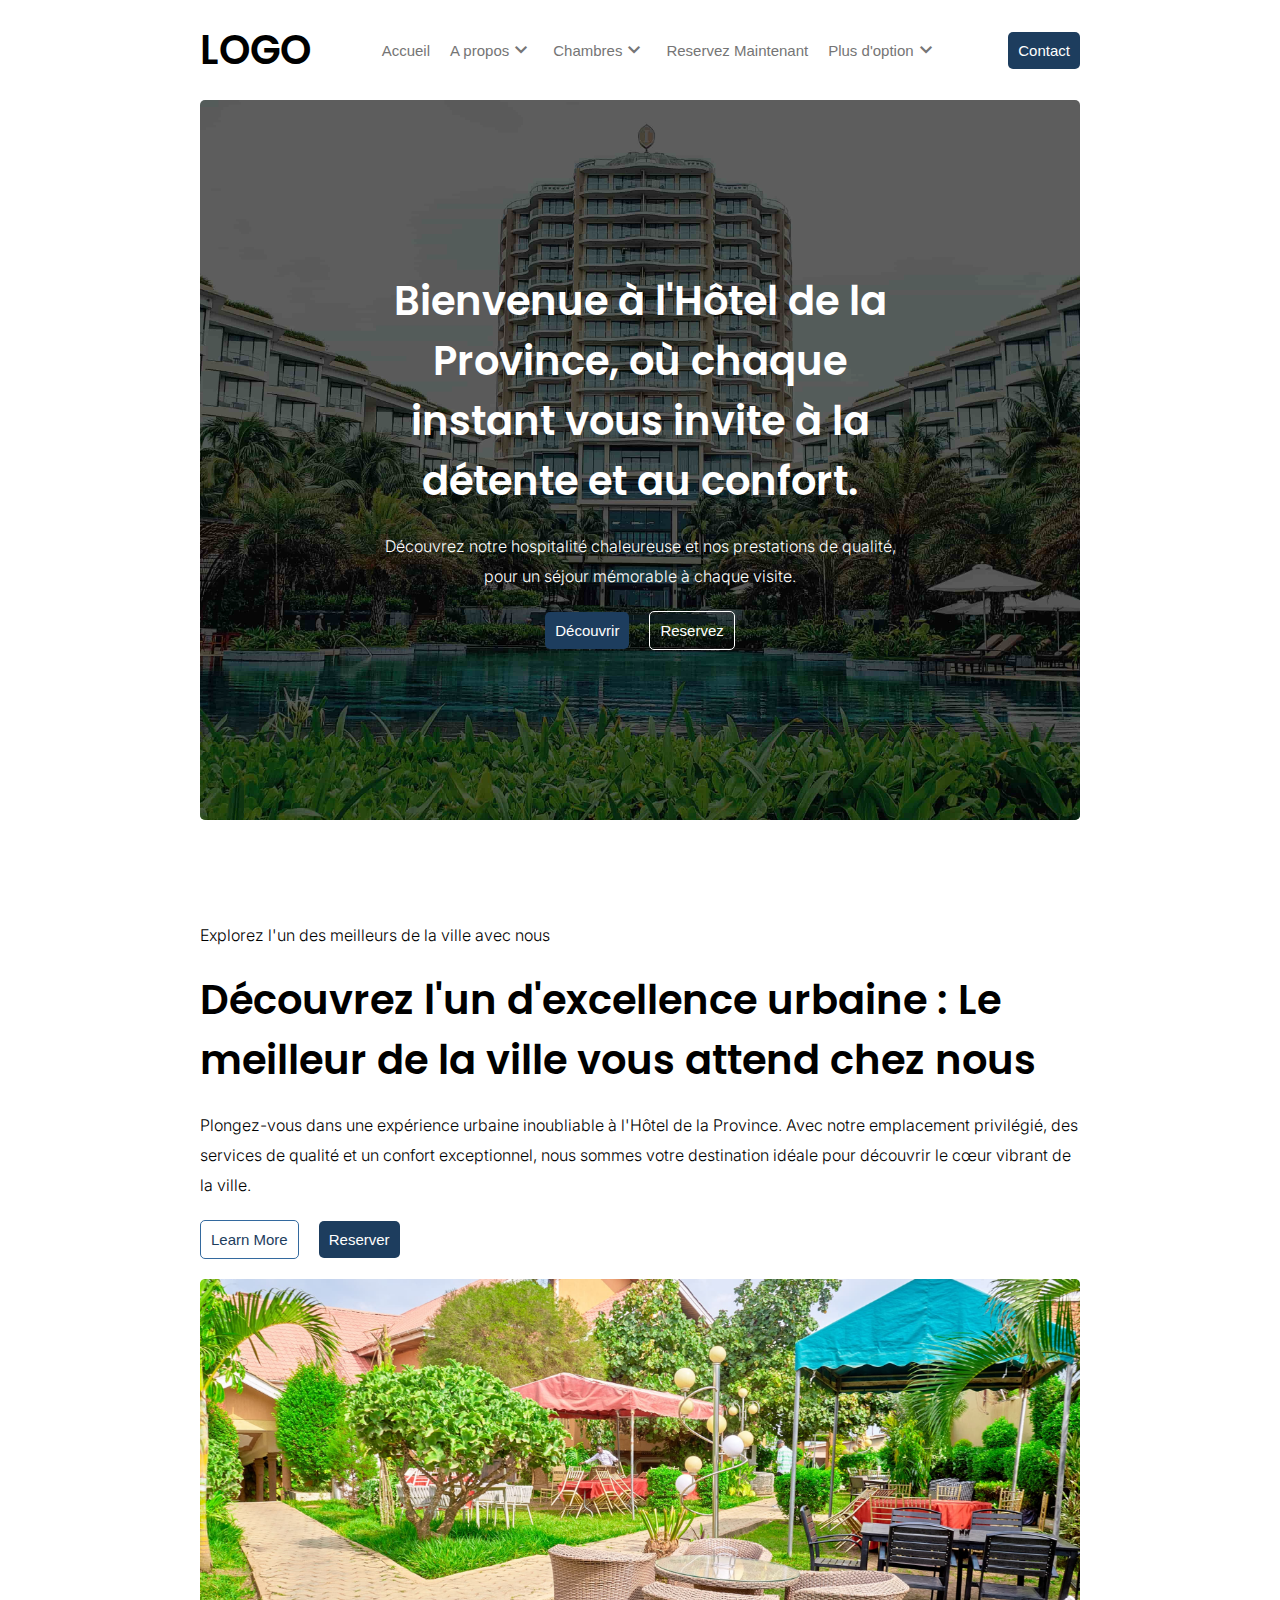
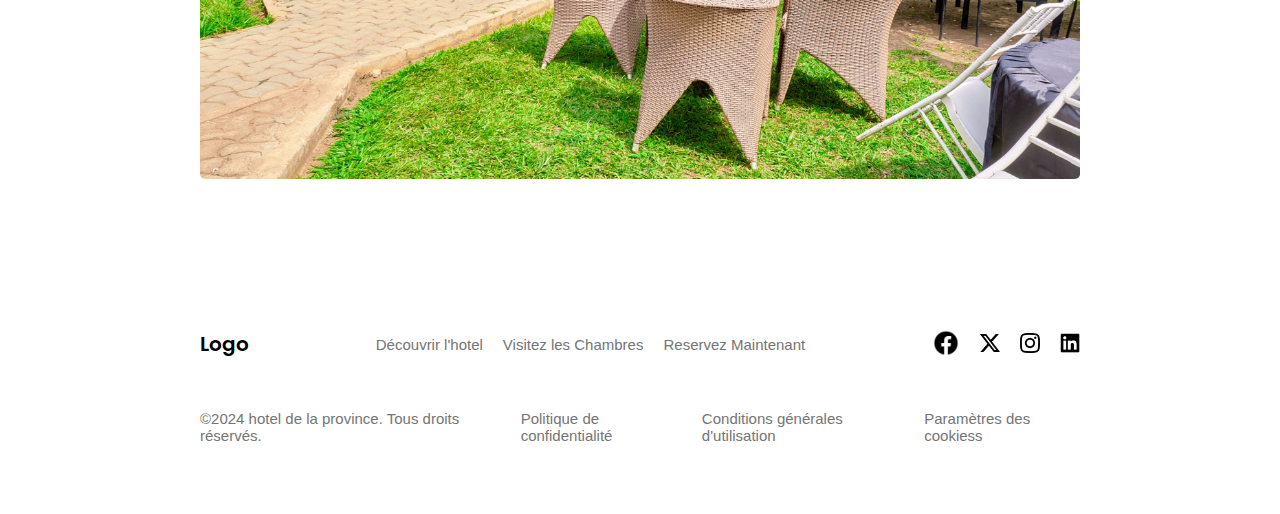
<file: index.html>
<!DOCTYPE html>
<html lang="fr">

<head>
    <meta charset="UTF-8">
    <meta name="viewport" content="width=device-width, initial-scale=1.0">
    <title>Accueil</title>
    <link rel="icon" type="image/png" href="favicon.png">
    <link rel="preconnect" href="https://fonts.googleapis.com">
    <link rel="preconnect" href="https://fonts.gstatic.com" crossorigin>
    <link
        href="https://fonts.googleapis.com/css2?family=Inter:wght@100..900&family=Montserrat:ital,wght@0,100;0,200;0,300;0,400;0,500;0,600;0,700;0,800;0,900;1,100;1,200;1,300;1,400;1,500;1,600;1,700;1,800;1,900&family=Quicksand:wght@300;400;500;600;700&display=swap"
        rel="stylesheet">
    <link
        href="https://fonts.googleapis.com/css2?family=Poppins:ital,wght@0,100;0,200;0,300;0,400;0,500;0,600;0,700;0,800;0,900;1,100;1,200;1,300;1,400;1,500;1,600;1,700;1,800;1,900&display=swap"
        rel="stylesheet">
    <link rel="stylesheet"
        href="https://fonts.googleapis.com/css2?family=Material+Symbols+Outlined:opsz,wght,FILL,GRAD@20..48,100..700,0..1,-50..200" />
    <link rel="stylesheet" href="style/index.css">
</head>

<body>
    <div class="blur-filter"></div>
    <header>
        <span class="material-symbols-outlined menu">
            menu
        </span>
        <span class="main-header">LOGO</span>
        <div class="menu_banner">
            <img src="images/sasha-kaunas-Fk9d0cxYqC4-unsplash-min.jpg" alt="">
        </div>
        <nav>
            <a href="index.html">Accueil</a>
            <div class="dropdown">
                <div class="dropdown-toggle">
                    <a href="#">A propos</a>
                    <span class="material-symbols-outlined">
                        expand_more
                    </span>
                </div>
                <div class="dropdown-menu">
                    <div class="dropdown-list">
                        <a href="#">Nos Services</a>
                        <a href="about.html">Découvrir l'hotel</a>
                    </div>
                </div>
            </div>
            <div class="dropdown">
                <div class="dropdown-toggle">
                    <a href="#">Chambres</a>
                    <span class="material-symbols-outlined">
                        expand_more
                    </span>
                </div>
                <div class="dropdown-menu">
                    <div class="dropdown-list">
                        <a href="standartSuit.html">Suite Simple</a>
                        <a href="#">Suite Double</a>
                        <a href="#">Suite VIP</a>
                    </div>
                </div>
            </div>
            <a href="reservation.html">Reservez Maintenant</a>
            <div class="dropdown">
                <div class="dropdown-toggle">
                    <a href="#">Plus d'option</a>
                    <span class="material-symbols-outlined">
                        expand_more
                    </span>
                </div>
                <div class="dropdown-menu">
                    <div class="dropdown-list">
                        <a href="about.html#testimony">Témoignages</a>
                        <a href="rooms.html#FAQ">FAQ</a>
                        <a href="rooms.html#pricing">Tarification</a>
                    </div>
                </div>
            </div>
        </nav>
        <a href="#" class="main_btn" id="#contact">Contact</a>
    </header>
    <section class="banner">
        <div class="banner_description">
            <h1 class="main-header">Bienvenue à l'Hôtel de la Province, où chaque instant vous invite à la détente et au
                confort.</h1>
            <p class="text-body">Découvrez notre hospitalité chaleureuse et nos prestations de qualité, pour un séjour
                mémorable à chaque visite.</p>
            <div class="call_to_action">
                <a href="#" class="main_btn">Découvrir</a>
                <a href="#" class="secondary_btn">Reservez</a>
            </div>
        </div>
        <div class="light-filter"></div>
    </section>
    <section class="feature-section">
        <div class="feature-description">
            <span class="text-body">
                Explorez l'un des meilleurs de la ville avec nous
            </span>
            <h1 class="main-header">
                Découvrez l'un d'excellence urbaine : Le meilleur de la ville vous attend chez nous
            </h1>
            <p class="text-body">
                Plongez-vous dans une expérience urbaine inoubliable à l'Hôtel de la Province. Avec notre emplacement
                privilégié, des services de qualité et un confort exceptionnel, nous sommes votre destination idéale
                pour découvrir le cœur vibrant de la ville.
            </p>
            <div class="call_to_action">
                <a href="#" class="secondary_btn">Learn More</a>
                <a href="#" class="main_btn">Reserver</a>
            </div>
        </div>
        <div class="sqarre_image_container">
            <!-- <img src="images/malgorzata-bujalska-owAUbnVtRzA-unsplash-min.jpg" alt=""> -->
        </div>
    </section>
    <!-- <section class="service-section">
        <p class="text-body">Découvrez notre offre de services exclusifs pour votre séjour à l'hôtel</p>
        <h1 class="main-header">Découvrez notre gamme complète de services haut de gamme pour un séjour inoubliable.
        </h1>
        <p class="text-body">Savourez l'excellence de notre service personnalisé, depuis l'accueil chaleureux jusqu'aux
            détails soignés de votre hébergement. Avec des options de restauration raffinées, des activités de loisirs
            sur mesure et un service attentif, nous vous promettons une expérience hôtelière incomparable.</p>
        <div class="services">
            <div class="item">
                <img src="images/bed-svgrepo-com.png" alt="">
                <h2 class="title_header">Luxe d'hébergement sur mesure</h2>
                <p class="text-body">Découvrez une expérience de logement sur mesure, où chaque détail incarne le luxe
                    et le confort, pour un séjour inoubliable.</p>
            </div>
            <div class="item">
                <img src="images/food-dish-svgrepo-com.png" alt="">
                <h2 class="title_header">Expérience culinaire de classe</h2>
                <p class="text-body">Savourez une cuisine raffinée et un service impeccable dans un cadre élégant et
                    chaleureux, créant des moments inoubliables.</p>
            </div>
            <div class="item">
                <img src="images/plant-fill-svgrepo-com.png" alt="">
                <h2 class="title_header">Oasis de détente verdoyante</h2>
                <p class="text-body">Retrouvez la tranquillité dans notre havre de verdure, où la nature et le confort
                    se rencontrent pour une relaxation totale.</p>
            </div>
        </div>
    </section> -->
    <!-- <section class="contact" id="contact">
            <p class="text-body">Hotel de la province</p>
            <h1 class="main-header">
                Coordonnées de contact
            </h1>
            <p class="text-body">N'hésitez pas à nous contacter pour toute question ou réservation.</p>
        <div class="contact-detail">
            <div class="contact-list">
                <div class="item">
                    <img src="images/mail-alt-3-svgrepo-com.png" alt="">
                    <h2 class="title_header">Mail</h2>
                    <p class="text-body">N'hésitez pas à nous envoyer un e-mail</p>
                    <p class="text-body">hoteldelaprovince.contact@email.com</p>
                </div>
                <div class="item">
                    <img src="images/telephone-svgrepo-com.png" alt="">
                    <h2 class="title_header">Phone</h2>
                    <p class="text-body">Contactez-nous dès maintenant par téléphone</p>
                    <p class="text-body">+123 423 454 3321</p>
                </div>
                <div class="item">
                    <img src="images/location-pin-svgrepo-com.png" alt="">
                    <h2 class="title_header">Office</h2>
                    <p class="text-body">Bunia, Quartier Lumumba, RDC</p>
                    <a href="#" class="text-body">Obtenez les indications pour nous rejoindre</a>
                </div>
            </div>
            <div class="sqarre_image_container">
            </div>
        </div>
    </section> -->
    <footer>
        <div class="footer_nav">
            <h2 class="title_header">Logo</h2>
            <nav>
                <a href="#">Découvrir l'hotel</a>
                <a href="#">Visitez les Chambres</a>
                <a href="#">Reservez Maintenant</a>
            </nav>
            <div class="social_media">
                <a href="#">
                    <img id="facebook-logo" src="images/facebook-svgrepo-com.png" alt="">
                </a>
                <a href="#">
                    <img src="images/X_logo_2023.svg.png" alt="">
                </a>
                <a href="#">
                    <img src="images/instagram-167-svgrepo-com.png" alt="">
                </a>
                <a href="#">
                    <img src="images/linkedin-svgrepo-com.png" alt="">
                </a>
            </div>
        </div>
        <div class="link-site-term">
            <a href="#">©2024 hotel de la province. Tous droits réservés.</a>
            <a href="#">Politique de confidentialité</a>
            <a href="#">Conditions générales d'utilisation</a>
            <a href="#">Paramètres des cookiess</a>
        </div>
    </footer>
    <script src="js/index.js"></script>
</body>

</html>
</file>
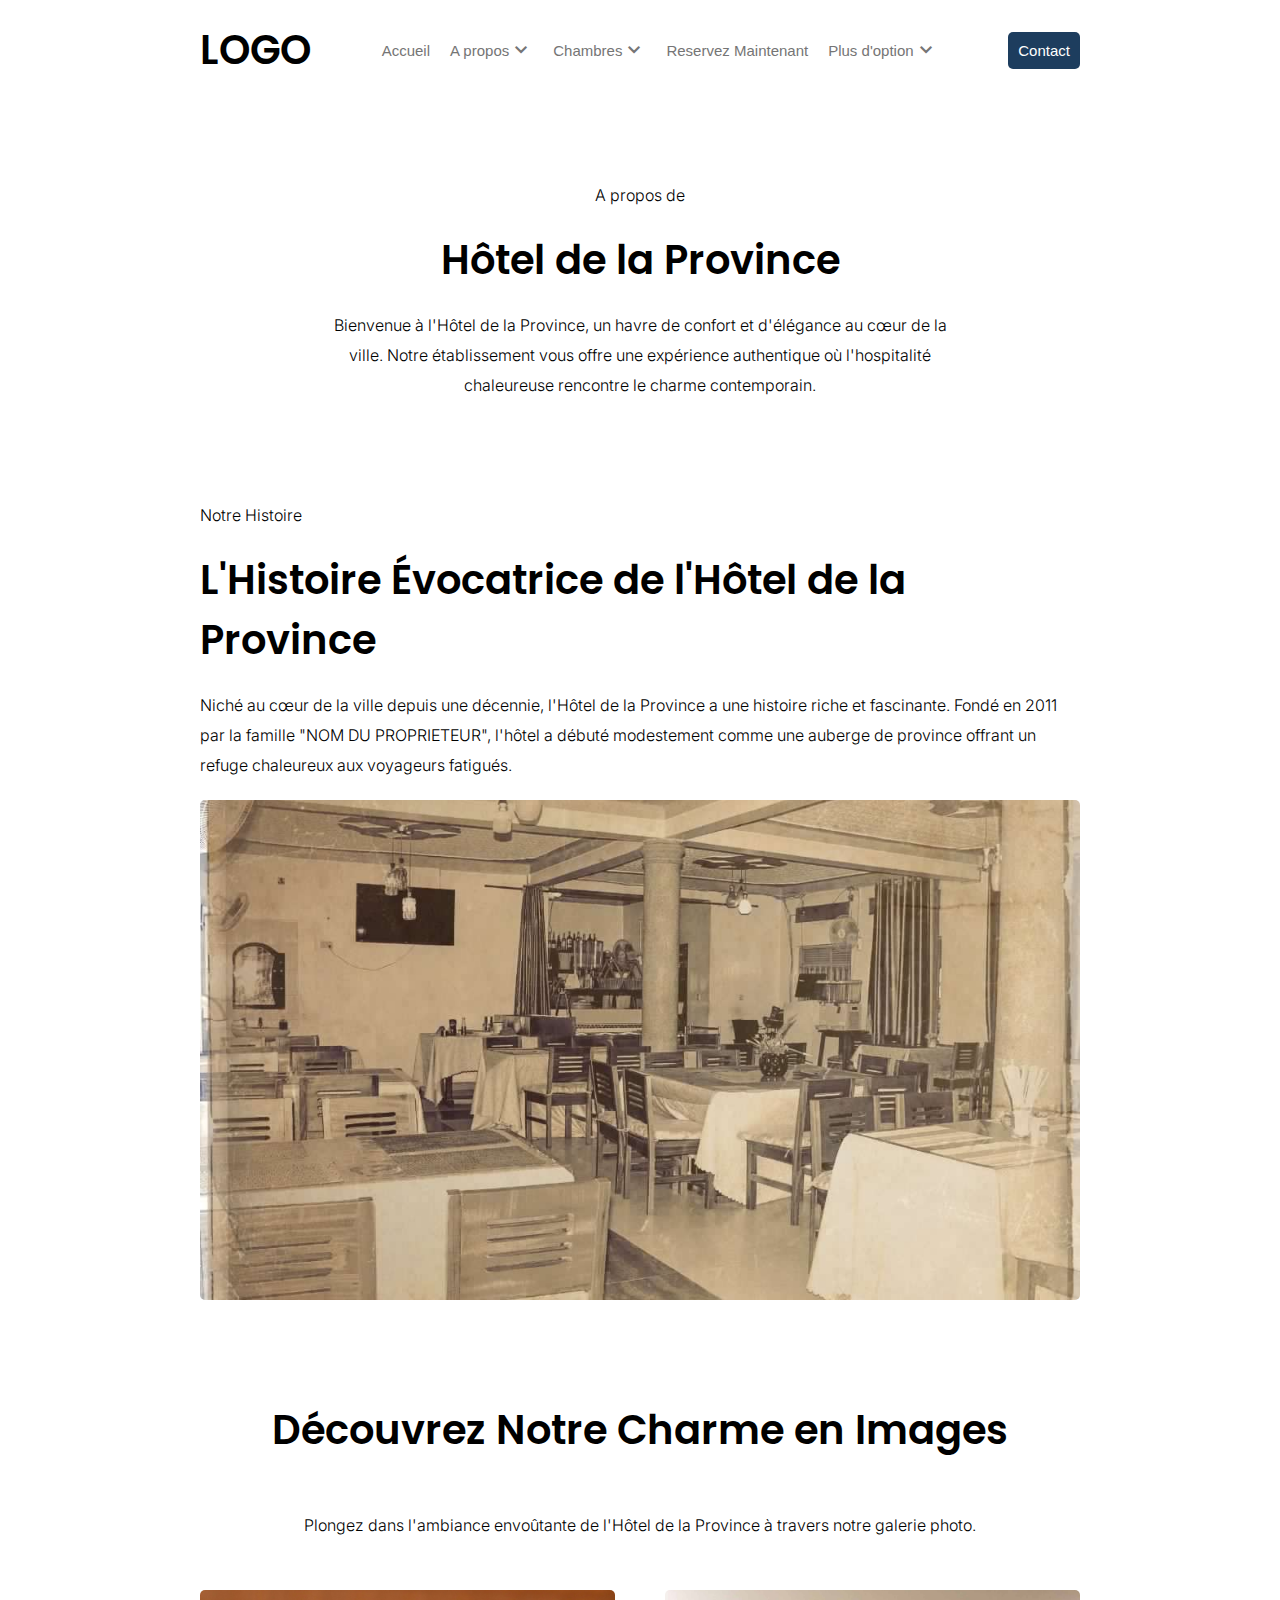
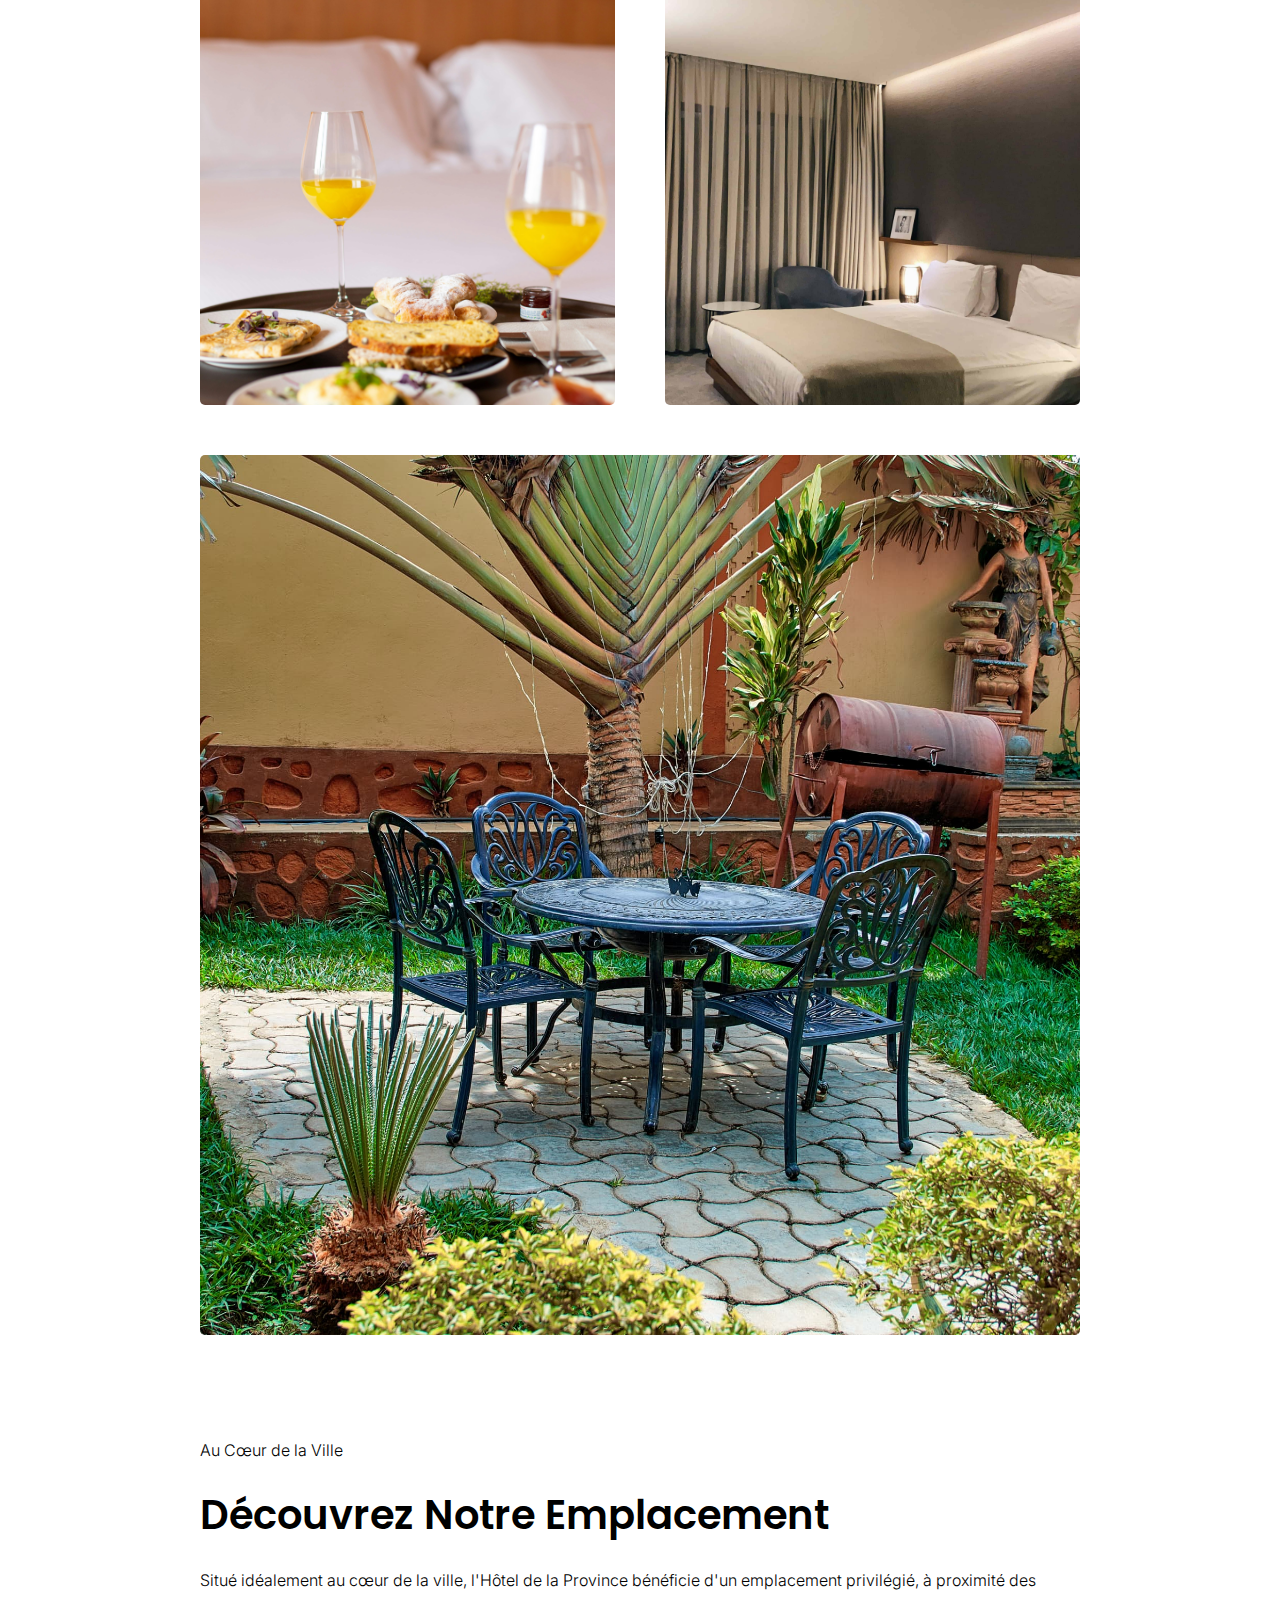
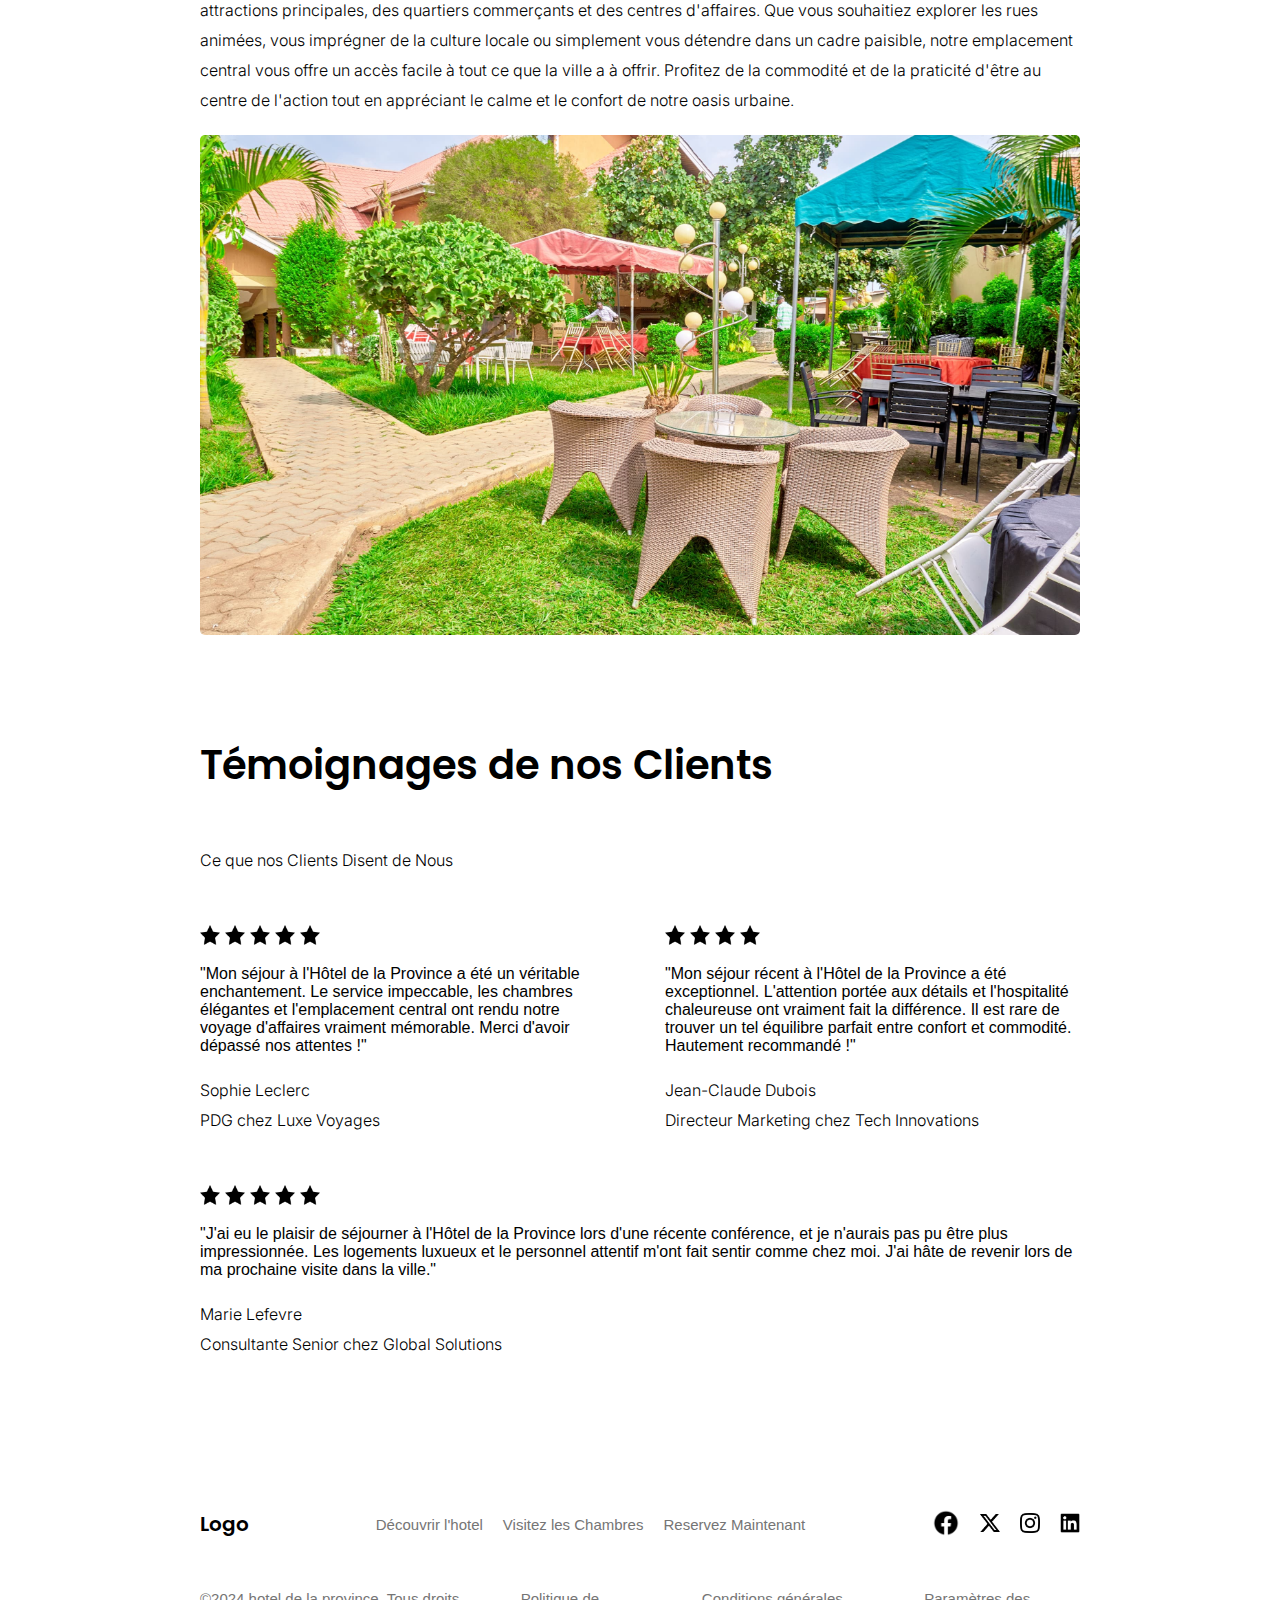
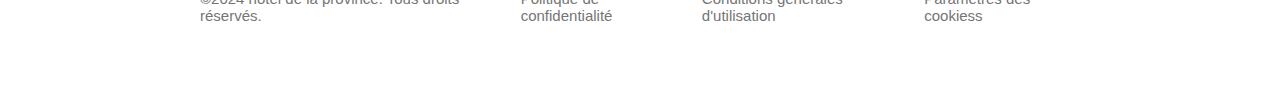
<file: about.html>
<!DOCTYPE html>
<html lang="fr">

<head>
    <meta charset="UTF-8">
    <meta name="viewport" content="width=device-width, initial-scale=1.0">
    <title>A propos</title>
    <link rel="icon" type="image/png" href="favicon.png">
    <link rel="preconnect" href="https://fonts.googleapis.com">
    <link rel="preconnect" href="https://fonts.gstatic.com" crossorigin>
    <link
        href="https://fonts.googleapis.com/css2?family=Inter:wght@100..900&family=Montserrat:ital,wght@0,100;0,200;0,300;0,400;0,500;0,600;0,700;0,800;0,900;1,100;1,200;1,300;1,400;1,500;1,600;1,700;1,800;1,900&family=Quicksand:wght@300;400;500;600;700&display=swap"
        rel="stylesheet">
    <link
        href="https://fonts.googleapis.com/css2?family=Poppins:ital,wght@0,100;0,200;0,300;0,400;0,500;0,600;0,700;0,800;0,900;1,100;1,200;1,300;1,400;1,500;1,600;1,700;1,800;1,900&display=swap"
        rel="stylesheet">
    <link rel="stylesheet"
        href="https://fonts.googleapis.com/css2?family=Material+Symbols+Outlined:opsz,wght,FILL,GRAD@20..48,100..700,0..1,-50..200" />
    <link rel="stylesheet" href="style/index.css">
</head>

<body>
    <div class="blur-filter"></div>
    <header>
        <span class="material-symbols-outlined menu">
            menu
        </span>
        <span class="main-header">LOGO</span>
        <div class="menu_banner">
            <img src="images/sasha-kaunas-Fk9d0cxYqC4-unsplash-min.jpg" alt="">
        </div>
        <nav>
            <a href="index.html">Accueil</a>
            <div class="dropdown">
                <div class="dropdown-toggle">
                    <a href="#">A propos</a>
                    <span class="material-symbols-outlined">
                        expand_more
                    </span>
                </div>
                <div class="dropdown-menu">
                    <div class="dropdown-list">
                        <a href="services.html">Nos Services</a>
                        <a href="about.html">Découvrir l'hotel</a>
                    </div>
                </div>
            </div>
            <div class="dropdown">
                <div class="dropdown-toggle">
                    <a href="#">Chambres</a>
                    <span class="material-symbols-outlined">
                        expand_more
                    </span>
                </div>
                <div class="dropdown-menu">
                    <div class="dropdown-list">
                        <a href="standartSuit.html">Suite Simple</a>
                        <a href="#">Suite Double</a>
                        <a href="#">Suite VIP</a>
                    </div>
                </div>
            </div>
            <a href="reservation.html">Reservez Maintenant</a>
            <div class="dropdown">
                <div class="dropdown-toggle">
                    <a href="#">Plus d'option</a>
                    <span class="material-symbols-outlined">
                        expand_more
                    </span>
                </div>
                <div class="dropdown-menu">
                    <div class="dropdown-list">
                        <a href="about.html#testimony">Témoignages</a>
                        <a href="rooms.html#FAQ">FAQ</a>
                        <a href="rooms.html#pricing">Tarification</a>
                    </div>
                </div>
            </div>
        </nav>
        <a href="#" class="main_btn" id="#contact">Contact</a>
    </header>
    <section class="about_banner">
        <p class="text-body">A propos de</p>
        <h1 class="main-header">Hôtel de la Province</h1>
        <p class="text-body">Bienvenue à l'Hôtel de la Province, un havre de confort et d'élégance au cœur de la ville.
            Notre établissement vous offre une expérience authentique où l'hospitalité chaleureuse rencontre le charme
            contemporain.</p>
    </section>
    <section class="feature-section about">
        <div class="feature-description">
            <p class="text-body">Notre Histoire</p>
            <h1 class="main-header">
                L'Histoire Évocatrice de l'Hôtel de la Province
            </h1>
            <p class="text-body">
                Niché au cœur de la ville depuis une décennie, l'Hôtel de la Province a une histoire riche et
                fascinante. Fondé en 2011 par la famille "NOM DU PROPRIETEUR", l'hôtel a débuté modestement comme une
                auberge de province offrant un refuge chaleureux aux voyageurs fatigués.
            </p>
        </div>
        <div class="sqarre_image_container"></div>
    </section>
    <section class="galery-section">
        <h1 class="main-header">Découvrez Notre Charme en Images</h1>
        <p class="text-body">Plongez dans l'ambiance envoûtante de l'Hôtel de la Province à travers notre galerie photo.
        </p>
        <div class="galery">
            <div class="sqarre_image_container item">
                <img src="images/alev-takil-lw3Lqe2K7xc-unsplash-min.jpg" alt="">
            </div>
            <div class="sqarre_image_container item">
                <img src="images/linus-mimietz-p3UWyaujtQo-unsplash-min.jpg" alt="">
            </div>
            <div class="sqarre_image_container item">
                <img src="images/hotel5.jpg" alt="">
            </div>
        </div>
    </section>
    <section class="location-section">
        <div class="location-description">
            <p class="text-body">Au Cœur de la Ville</p>
            <h1 class="main-header">Découvrez Notre Emplacement</h1>
            <p class="text-body">
                Situé idéalement au cœur de la ville, l'Hôtel de la Province bénéficie d'un emplacement privilégié, à
                proximité des attractions principales, des quartiers commerçants et des centres d'affaires. Que vous
                souhaitiez explorer les rues animées, vous imprégner de la culture locale ou simplement vous détendre
                dans un cadre paisible, notre emplacement central vous offre un accès facile à tout ce que la ville a à
                offrir. Profitez de la commodité et de la praticité d'être au centre de l'action tout en appréciant le
                calme et le confort de notre oasis urbaine.
            </p>
        </div>
        <div class="sqarre_image_container">
            <iframe
                src="https://www.google.com/maps/embed?pb=!1m18!1m12!1m3!1d3988.3637188683256!2d30.24206127522514!3d1.5471993609091994!2m3!1f0!2f0!3f0!3m2!1i1024!2i768!4f13.1!3m3!1m2!1s0x17642b820d643acb%3A0x125d7df14c35a4d9!2sHOTEL%20DE%20LA%20PROVINCE!5e0!3m2!1sen!2sug!4v1710255219146!5m2!1sen!2sug"
                style="border:0;" allowfullscreen="" loading="lazy"
                referrerpolicy="no-referrer-when-downgrade"></iframe>
        </div>
    </section>
    <section class="testimony-section" id="testimony">
        <h1 class="main-header">Témoignages de nos Clients</h1>
        <p class="text-body">Ce que nos Clients Disent de Nous</p>
        <div class="testimony">
            <div class="item">
                <div class="starts">
                    <img src="images/start-favorite-svgrepo-com.png" alt="">
                    <img src="images/start-favorite-svgrepo-com.png" alt="">
                    <img src="images/start-favorite-svgrepo-com.png" alt="">
                    <img src="images/start-favorite-svgrepo-com.png" alt="">
                    <img src="images/start-favorite-svgrepo-com.png" alt="">
                </div>
                <blockquote class="title-header">
                    "Mon séjour à l'Hôtel de la Province a été un véritable enchantement. Le service impeccable, les
                    chambres élégantes et l'emplacement central ont rendu notre voyage d'affaires vraiment mémorable.
                    Merci d'avoir dépassé nos attentes !"
                </blockquote>
                <div class="client">
                    <p class="text-body">Sophie Leclerc</p>
                    <p class="text-body">PDG chez Luxe Voyages</p>
                </div>
            </div>
            <div class="item">
                <div class="starts">
                    <img src="images/start-favorite-svgrepo-com.png" alt="">
                    <img src="images/start-favorite-svgrepo-com.png" alt="">
                    <img src="images/start-favorite-svgrepo-com.png" alt="">
                    <img src="images/start-favorite-svgrepo-com.png" alt="">
                </div>
                <blockquote class="title-header">
                    "Mon séjour récent à l'Hôtel de la Province a été exceptionnel. L'attention portée aux détails et
                    l'hospitalité chaleureuse ont vraiment fait la différence. Il est rare de trouver un tel équilibre
                    parfait entre confort et commodité. Hautement recommandé !"
                </blockquote>
                <div class="client">
                    <p class="text-body">Jean-Claude Dubois</p>
                    <p class="text-body">Directeur Marketing chez Tech Innovations</p>
                </div>
            </div>
            <div class="item">
                <div class="starts">
                    <img src="images/start-favorite-svgrepo-com.png" alt="">
                    <img src="images/start-favorite-svgrepo-com.png" alt="">
                    <img src="images/start-favorite-svgrepo-com.png" alt="">
                    <img src="images/start-favorite-svgrepo-com.png" alt="">
                    <img src="images/start-favorite-svgrepo-com.png" alt="">
                </div>
                <blockquote class="title-header">
                    "J'ai eu le plaisir de séjourner à l'Hôtel de la Province lors d'une récente conférence, et je
                    n'aurais pas pu être plus impressionnée. Les logements luxueux et le personnel attentif m'ont fait
                    sentir comme chez moi. J'ai hâte de revenir lors de ma prochaine visite dans la ville."</blockquote>
                <div class="client">
                    <p class="text-body">Marie Lefevre</p>
                    <p class="text-body">Consultante Senior chez Global Solutions</p>
                </div>
            </div>
        </div>
    </section>
    <footer>
        <div class="footer_nav">
            <h2 class="title_header">Logo</h2>
            <nav>
                <a href="#">Découvrir l'hotel</a>
                <a href="#">Visitez les Chambres</a>
                <a href="#">Reservez Maintenant</a>
            </nav>
            <div class="social_media">
                <a href="#">
                    <img id="facebook-logo" src="images/facebook-svgrepo-com.png" alt="">
                </a>
                <a href="#">
                    <img src="images/X_logo_2023.svg.png" alt="">
                </a>
                <a href="#">
                    <img src="images/instagram-167-svgrepo-com.png" alt="">
                </a>
                <a href="#">
                    <img src="images/linkedin-svgrepo-com.png" alt="">
                </a>
            </div>
        </div>
        <div class="link-site-term">
            <a href="#">©2024 hotel de la province. Tous droits réservés.</a>
            <a href="#">Politique de confidentialité</a>
            <a href="#">Conditions générales d'utilisation</a>
            <a href="#">Paramètres des cookiess</a>
        </div>
    </footer>
    <script src="js/index.js"></script>
</body>

</html>
</file>
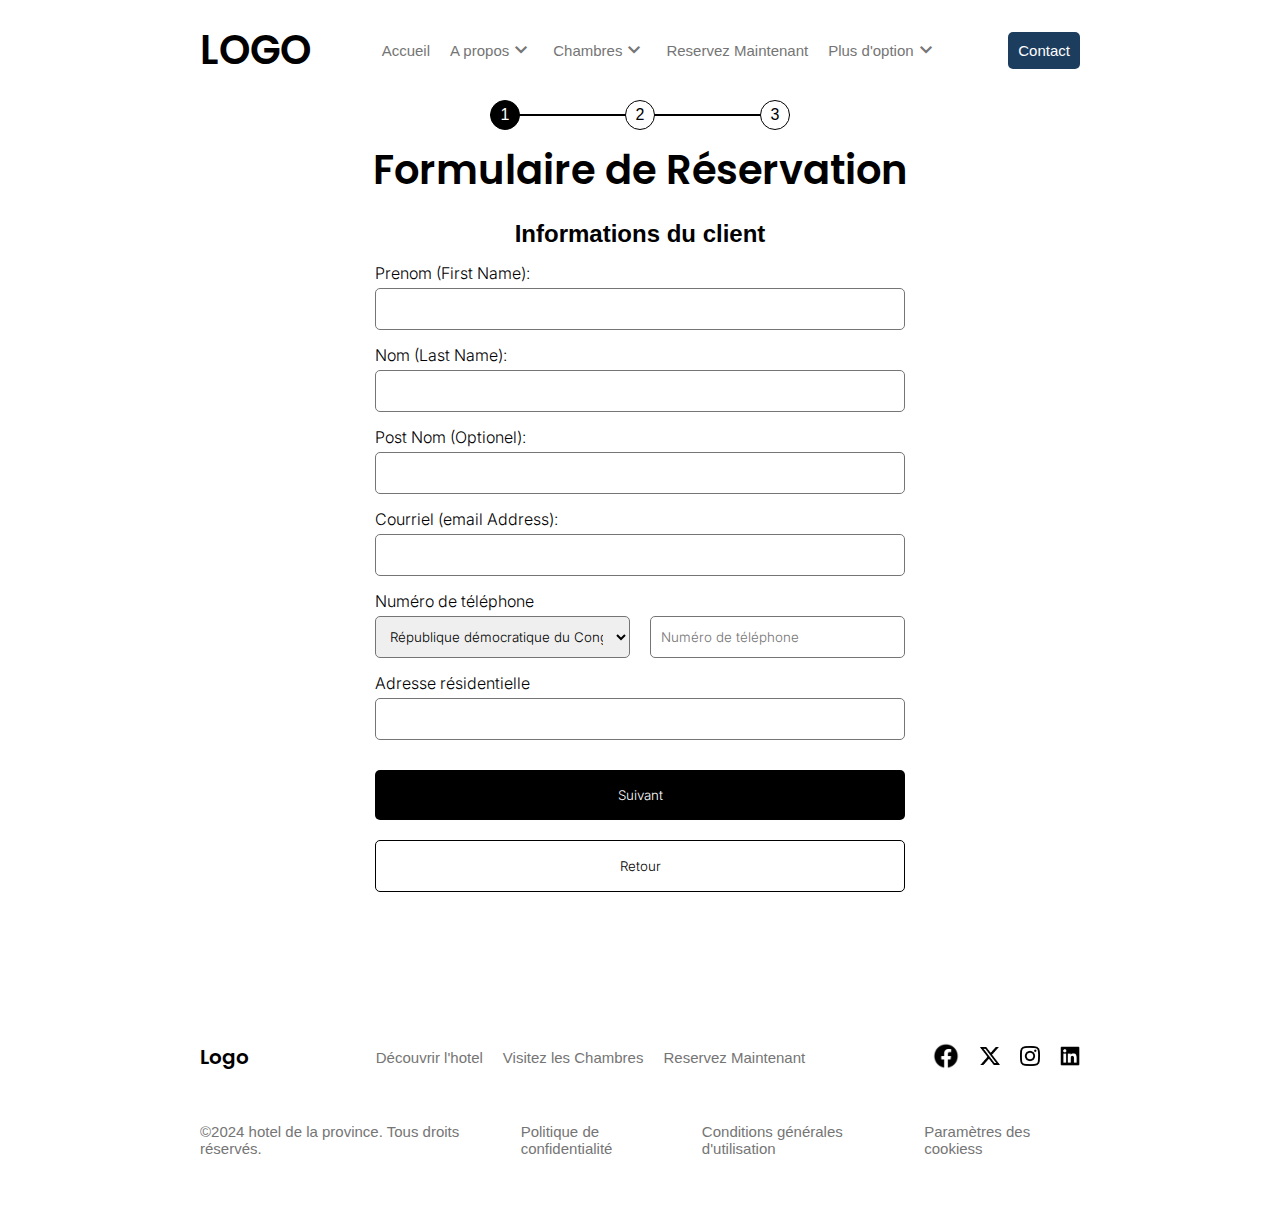
<file: reservation.html>
<!DOCTYPE html>
<html lang="fr">

<head>
    <meta charset="UTF-8">
    <meta name="viewport" content="width=device-width, initial-scale=1.0">
    <title>Réservation</title>
    <link rel="icon" type="image/png" href="favicon.png">
    <link rel="preconnect" href="https://fonts.googleapis.com">
    <link rel="preconnect" href="https://fonts.gstatic.com" crossorigin>
    <link
        href="https://fonts.googleapis.com/css2?family=Inter:wght@100..900&family=Montserrat:ital,wght@0,100;0,200;0,300;0,400;0,500;0,600;0,700;0,800;0,900;1,100;1,200;1,300;1,400;1,500;1,600;1,700;1,800;1,900&family=Quicksand:wght@300;400;500;600;700&display=swap"
        rel="stylesheet">
    <link
        href="https://fonts.googleapis.com/css2?family=Poppins:ital,wght@0,100;0,200;0,300;0,400;0,500;0,600;0,700;0,800;0,900;1,100;1,200;1,300;1,400;1,500;1,600;1,700;1,800;1,900&display=swap"
        rel="stylesheet">
    <link rel="stylesheet"
        href="https://fonts.googleapis.com/css2?family=Material+Symbols+Outlined:opsz,wght,FILL,GRAD@20..48,100..700,0..1,-50..200" />
    <link rel="stylesheet" href="style/index.css">
</head>

<body>
    <div class="blur-filter"></div>
    <header>
        <span class="material-symbols-outlined menu">
            menu
        </span>
        <span class="main-header">LOGO</span>
        <div class="menu_banner">
            <img src="images/sasha-kaunas-Fk9d0cxYqC4-unsplash-min.jpg" alt="">
        </div>
        <nav>
            <a href="index.html">Accueil</a>
            <div class="dropdown">
                <div class="dropdown-toggle">
                    <a href="#">A propos</a>
                    <span class="material-symbols-outlined">
                        expand_more
                    </span>
                </div>
                <div class="dropdown-menu">
                    <div class="dropdown-list">
                        <a href="services.html">Nos Services</a>
                        <a href="about.html">Découvrir l'hotel</a>
                    </div>
                </div>
            </div>
            <div class="dropdown">
                <div class="dropdown-toggle">
                    <a href="#">Chambres</a>
                    <span class="material-symbols-outlined">
                        expand_more
                    </span>
                </div>
                <div class="dropdown-menu">
                    <div class="dropdown-list">
                        <a href="standartSuit.html">Suite Simple</a>
                        <a href="#">Suite Double</a>
                        <a href="#">Suite VIP</a>
                    </div>
                </div>
            </div>
            <a href="reservation.html">Reservez Maintenant</a>
            <div class="dropdown">
                <div class="dropdown-toggle">
                    <a href="#">Plus d'option</a>
                    <span class="material-symbols-outlined">
                        expand_more
                    </span>
                </div>
                <div class="dropdown-menu">
                    <div class="dropdown-list">
                        <a href="about.html#testimony">Témoignages</a>
                        <a href="rooms.html#FAQ">FAQ</a>
                        <a href="rooms.html#pricing">Tarification</a>
                    </div>
                </div>
            </div>
        </nav>
        <a href="#" class="main_btn" id="#contact">Contact</a>
    </header>
    <section class="Reservation">
        <div class="step-line">
            <div class="step" id="step1">1</div>
            <div class="step" id="step2">2</div>
            <div class="step" id="step3">3</div>
            <hr>
        </div>
        <h1 class="main-header">Formulaire de Réservation</h1>
        <p class="text-body" id="roomNumberTitle"></p>
        <form action="" method="POST" class="reservation-form">
            <div class="step-form clientform" style="display: flex;">
                <h2 class="title-header">Informations du client</h2>
                <div class="field">
                    <label for="prenom" class="text-body">Prenom (First Name):</label>
                    <input type="text" id="prenom" class="text-body" required>
                </div>
                <div class="field">
                    <label for="nom" class="text-body">Nom (Last Name):</label>
                    <input type="text" id="nom" class="text-body" required>
                </div>
                <div class="field">
                    <label for="postnom" class="text-body">Post Nom (Optionel):</label>
                    <input type="text" id="postnom" class="text-body">
                </div>

                <div class="field">
                    <label for="email" class="text-body">Courriel (email Address):</label>
                    <input type="email" id="email" class="text-body" required>
                </div>
                <div class="field">
                    <label for="tel" class="text-body">Numéro de téléphone</label>
                    <div>

                        <select name="countryCode" id="" class="text-body">
                            <optgroup label="Europe">
                                <option data-countryCode="GB" value="44" Selected>Royaume-Uni (+44)</option>
                                <option data-countryCode="AD" value="376">Andorre (+376)</option>
                                <option data-countryCode="AT" value="43">Autriche (+43)</option>
                                <option data-countryCode="BY" value="375">Biélorussie (+375)</option>
                                <option data-countryCode="BE" value="32">Belgique (+32)</option>
                                <option data-countryCode="BA" value="387">Bosnie-Herzégovine (+387)</option>
                                <option data-countryCode="BG" value="359">Bulgarie (+359)</option>
                                <option data-countryCode="HR" value="385">Croatie (+385)</option>
                                <option data-countryCode="CY" value="357">Chypre Sud (+357)</option>
                                <option data-countryCode="CZ" value="42">République tchèque (+42)</option>
                                <option data-countryCode="DK" value="45">Danemark (+45)</option>
                                <option data-countryCode="EE" value="372">Estonie (+372)</option>
                                <option data-countryCode="FI" value="358">Finlande (+358)</option>
                                <option data-countryCode="FR" value="33">France (+33)</option>
                                <option data-countryCode="GE" value="7880">Géorgie (+7880)</option>
                                <option data-countryCode="DE" value="49">Allemagne (+49)</option>
                                <option data-countryCode="GR" value="30">Grèce (+30)</option>
                                <option data-countryCode="HU" value="36">Hongrie (+36)</option>
                                <option data-countryCode="IS" value="354">Islande (+354)</option>
                                <option data-countryCode="IE" value="353">Irlande (+353)</option>
                                <option data-countryCode="IT" value="39">Italie (+39)</option>
                                <option data-countryCode="LV" value="371">Lettonie (+371)</option>
                                <option data-countryCode="LI" value="417">Liechtenstein (+417)</option>
                                <option data-countryCode="LT" value="370">Lituanie (+370)</option>
                                <option data-countryCode="LU" value="352">Luxembourg (+352)</option>
                                <option data-countryCode="MT" value="356">Malte (+356)</option>
                                <option data-countryCode="MC" value="377">Monaco (+377)</option>
                                <option data-countryCode="NL" value="31">Pays-Bas (+31)</option>
                                <option data-countryCode="NO" value="47">Norvège (+47)</option>
                                <option data-countryCode="PL" value="48">Pologne (+48)</option>
                                <option data-countryCode="PT" value="351">Portugal (+351)</option>
                                <option data-countryCode="RO" value="40">Roumanie (+40)</option>
                                <option data-countryCode="RU" value="7">Russie (+7)</option>
                                <option data-countryCode="SM" value="378">Saint-Marin (+378)</option>
                                <option data-countryCode="RS" value="381">Serbie (+381)</option>
                                <option data-countryCode="SK" value="421">Slovaquie (+421)</option>
                                <option data-countryCode="SI" value="386">Slovénie (+386)</option>
                                <option data-countryCode="ES" value="34">Espagne (+34)</option>
                                <option data-countryCode="SE" value="46">Suède (+46)</option>
                                <option data-countryCode="CH" value="41">Suisse (+41)</option>
                                <option data-countryCode="UA" value="380">Ukraine (+380)</option>
                            </optgroup>
                            <optgroup label="North America">
                                <option data-countryCode="US" value="1">États-Unis (+1)</option>
                                <option data-countryCode="CA" value="1">Canada (+1)</option>
                                <option data-countryCode="AG" value="1268">Antigua &amp; Barbuda (+1268)</option>
                                <option data-countryCode="BS" value="1242">Bahamas (+1242)</option>
                                <option data-countryCode="BB" value="1246">Barbade (+1246)</option>
                                <option data-countryCode="BZ" value="501">Belize (+501)</option>
                                <option data-countryCode="BM" value="1441">Bermudes (+1441)</option>
                                <option data-countryCode="VG" value="1284">Îles Vierges Britanniques (+1284)</option>
                                <option data-countryCode="KY" value="1345">Îles Caïmans (+1345)</option>
                                <option data-countryCode="CR" value="506">Costa Rica (+506)</option>
                                <option data-countryCode="CU" value="53">Cuba (+53)</option>
                                <option data-countryCode="DM" value="1809">Dominique (+1809)</option>
                                <option data-countryCode="DO" value="1809">République dominicaine (+1809)</option>
                                <option data-countryCode="SV" value="503">Salvador (+503)</option>
                                <option data-countryCode="GD" value="1473">Grenade (+1473)</option>
                                <option data-countryCode="GT" value="502">Guatemala (+502)</option>
                                <option data-countryCode="HT" value="509">Haïti (+509)</option>
                                <option data-countryCode="HN" value="504">Honduras (+504)</option>
                                <option data-countryCode="JM" value="1876">Jamaïque (+1876)</option>
                                <option data-countryCode="MX" value="52">Mexique (+52)</option>
                                <option data-countryCode="MS" value="1664">Montserrat (+1664)</option>
                                <option data-countryCode="NI" value="505">Nicaragua (+505)</option>
                                <option data-countryCode="PA" value="507">Panama (+507)</option>
                                <option data-countryCode="PR" value="1787">Porto Rico (+1787)</option>
                                <option data-countryCode="KN" value="1869">Saint-Kitts-et-Nevis (+1869)</option>
                                <option data-countryCode="LC" value="1758">Sainte-Lucie (+1758)</option>
                                <option data-countryCode="VC" value="1784">Saint-Vincent-et-les-Grenadines (+1784)
                                </option>
                                <option data-countryCode="TT" value="1868">Trinité-et-Tobago (+1868)</option>
                            </optgroup>
                            <optgroup label="South America">
                                <option data-countryCode="AR" value="54">Argentine (+54)</option>
                                <option data-countryCode="BO" value="591">Bolivie (+591)</option>
                                <option data-countryCode="BR" value="55">Brésil (+55)</option>
                                <option data-countryCode="CL" value="56">Chili (+56)</option>
                                <option data-countryCode="CO" value="57">Colombie (+57)</option>
                                <option data-countryCode="EC" value="593">Équateur (+593)</option>
                                <option data-countryCode="GY" value="592">Guyane (+592)</option>
                                <option data-countryCode="PY" value="595">Paraguay (+595)</option>
                                <option data-countryCode="PE" value="51">Pérou (+51)</option>
                                <option data-countryCode="SR" value="597">Suriname (+597)</option>
                                <option data-countryCode="UY" value="598">Uruguay (+598)</option>
                                <option data-countryCode="VE" value="58">Venezuela (+58)</option>
                            </optgroup>
                            <optgroup label="Asia">
                                <option data-countryCode="AF" value="93">Afghanistan (+93)</option>
                                <option data-countryCode="AM" value="374">Arménie (+374)</option>
                                <option data-countryCode="AZ" value="994">Azerbaïdjan (+994)</option>
                                <option data-countryCode="BH" value="973">Bahreïn (+973)</option>
                                <option data-countryCode="BD" value="880">Bangladesh (+880)</option>
                                <option data-countryCode="BT" value="975">Bhoutan (+975)</option>
                                <option data-countryCode="BN" value="673">Brunei (+673)</option>
                                <option data-countryCode="KH" value="855">Cambodge (+855)</option>
                                <option data-countryCode="CN" value="86">Chine (+86)</option>
                                <option data-countryCode="CY" value="90392">Chypre Nord (+90392)</option>
                                <option data-countryCode="GE" value="995">Géorgie (+995)</option>
                                <option data-countryCode="HK" value="852">Hong-Kong (+852)</option>
                                <option data-countryCode="IN" value="91">Inde (+91)</option>
                                <option data-countryCode="ID" value="62">Indonésie (+62)</option>
                                <option data-countryCode="IR" value="98">Iran (+98)</option>
                                <option data-countryCode="IQ" value="964">Irak (+964)</option>
                                <option data-countryCode="IL" value="972">Israël (+972)</option>
                                <option data-countryCode="JP" value="81">Japon (+81)</option>
                                <option data-countryCode="JO" value="962">Jordanie (+962)</option>
                                <option data-countryCode="KZ" value="7">Kazakhstan (+7)</option>
                                <option data-countryCode="KP" value="850">Corée du Nord (+850)</option>
                                <option data-countryCode="KR" value="82">Corée du Sud (+82)</option>
                                <option data-countryCode="KW" value="965">Koweït (+965)</option>
                                <option data-countryCode="KG" value="996">Kirghizistan (+996)</option>
                                <option data-countryCode="LA" value="856">Laos (+856)</option>
                                <option data-countryCode="LB" value="961">Liban (+961)</option>
                                <option data-countryCode="MO" value="853">Macao (+853)</option>
                                <option data-countryCode="MY" value="60">Malaisie (+60)</option>
                                <option data-countryCode="MV" value="960">Maldives (+960)</option>
                                <option data-countryCode="MN" value="976">Mongolie (+976)</option>
                                <option data-countryCode="MM" value="95">Myanmar (+95)</option>
                                <option data-countryCode="NP" value="977">Népal (+977)</option>
                                <option data-countryCode="OM" value="968">Oman (+968)</option>
                                <option data-countryCode="PK" value="92">Pakistan (+92)</option>
                                <option data-countryCode="PH" value="63">Philippines (+63)</option>
                                <option data-countryCode="QA" value="974">Qatar (+974)</option>
                                <option data-countryCode="SA" value="966">Arabie Saoudite (+966)</option>
                                <option data-countryCode="SG" value="65">Singapour (+65)</option>
                                <option data-countryCode="LK" value="94">Sri Lanka (+94)</option>
                                <option data-countryCode="SY" value="963">Syrie (+963)</option>
                                <option data-countryCode="TW" value="886">Taïwan (+886)</option>
                                <option data-countryCode="TJ" value="7">Tadjikistan (+7)</option>
                                <option data-countryCode="TH" value="66">Thaïlande (+66)</option>
                                <option data-countryCode="TR" value="90">Turquie (+90)</option>
                                <option data-countryCode="TM" value="993">Turkménistan (+993)</option>
                                <option data-countryCode="AE" value="971">Émirats Arabes Unis (+971)</option>
                                <option data-countryCode="UZ" value="7">Ouzbékistan (+7)</option>
                                <option data-countryCode="VN" value="84">Viêt-Nam (+84)</option>
                                <option data-countryCode="YE" value="969">Yémen (du Nord) (+969)</option>
                                <option data-countryCode="YE" value="967">Yémen (du Sud) (+967)</option>
                            </optgroup>
                            <optgroup label="Africa">
                                <option data-countryCode="DZ" value="213">Algérie (+213)</option>
                                <option data-countryCode="AO" value="244">Angola (+244)</option>
                                <option data-countryCode="BJ" value="229">Bénin (+229)</option>
                                <option data-countryCode="BW" value="267">Botswana (+267)</option>
                                <option data-countryCode="BF" value="226">Burkina Faso (+226)</option>
                                <option data-countryCode="BI" value="257">Burundi (+257)</option>
                                <option data-countryCode="CM" value="237">Cameroun (+237)</option>
                                <option data-countryCode="CV" value="238">Cap-Vert (+238)</option>
                                <option data-countryCode="CF" value="236">République Centrafricaine (+236)</option>
                                <option data-countryCode="TD" value="235">Tchad (+235)</option>
                                <option data-countryCode="KM" value="269">Comores (+269)</option>
                                <option data-countryCode="CG" value="242">République du Congo (+242)</option>
                                <option data-countryCode="CD" value="243" selected>République démocratique du Congo
                                    (+243)</option>
                                <option data-countryCode="CI" value="225">Côte d'Ivoire (+225)</option>
                                <option data-countryCode="DJ" value="253">Djibouti (+253)</option>
                                <option data-countryCode="EG" value="20">Égypte (+20)</option>
                                <option data-countryCode="GQ" value="240">Guinée équatoriale (+240)</option>
                                <option data-countryCode="ER" value="291">Érythrée (+291)</option>
                                <option data-countryCode="ET" value="251">Éthiopie (+251)</option>
                                <option data-countryCode="GA" value="241">Gabon (+241)</option>
                                <option data-countryCode="GM" value="220">Gambie (+220)</option>
                                <option data-countryCode="GH" value="233">Ghana (+233)</option>
                                <option data-countryCode="GN" value="224">Guinée (+224)</option>
                                <option data-countryCode="GW" value="245">Guinée-Bissau (+245)</option>
                                <option data-countryCode="KE" value="254">Kenya (+254)</option>
                                <option data-countryCode="LS" value="266">Lesotho (+266)</option>
                                <option data-countryCode="LR" value="231">Liberia (+231)</option>
                                <option data-countryCode="LY" value="218">Libye (+218)</option>
                                <option data-countryCode="MG" value="261">Madagascar (+261)</option>
                                <option data-countryCode="MW" value="265">Malawi (+265)</option>
                                <option data-countryCode="ML" value="223">Mali (+223)</option>
                                <option data-countryCode="MR" value="222">Mauritanie (+222)</option>
                                <option data-countryCode="MU" value="230">Maurice (+230)</option>
                                <option data-countryCode="MA" value="212">Maroc (+212)</option>
                                <option data-countryCode="MZ" value="258">Mozambique (+258)</option>
                                <option data-countryCode="NA" value="264">Namibie (+264)</option>
                                <option data-countryCode="NE" value="227">Niger (+227)</option>
                                <option data-countryCode="NG" value="234">Nigéria (+234)</option>
                                <option data-countryCode="RW" value="250">Rwanda (+250)</option>
                                <option data-countryCode="SN" value="221">Sénégal (+221)</option>
                                <option data-countryCode="SC" value="248">Seychelles (+248)</option>
                                <option data-countryCode="SL" value="232">Sierra Leone (+232)</option>
                                <option data-countryCode="SO" value="252">Somalie (+252)</option>
                                <option data-countryCode="ZA" value="27">Afrique du Sud (+27)</option>
                                <option data-countryCode="SS" value="211">Soudan du Sud (+211)</option>
                                <option data-countryCode="SD" value="249">Soudan (+249)</option>
                                <option data-countryCode="SZ" value="268">Swaziland (+268)</option>
                                <option data-countryCode="TZ" value="255">Tanzanie (+255)</option>
                                <option data-countryCode="TG" value="228">Togo (+228)</option>
                                <option data-countryCode="TN" value="216">Tunisie (+216)</option>
                                <option data-countryCode="UG" value="256">Ouganda (+256)</option>
                                <option data-countryCode="ZM" value="260">Zambie (+260)</option>
                                <option data-countryCode="ZW" value="263">Zimbabwe (+263)</option>
                            </optgroup>
                            <optgroup label="Oceania">
                                <option data-countryCode="AS" value="684">Samoa Américaine (+684)</option>
                                <option data-countryCode="AU" value="61">Australie (+61)</option>
                                <option data-countryCode="CK" value="682">Îles Cook (+682)</option>
                                <option data-countryCode="FJ" value="679">Fidji (+679)</option>
                                <option data-countryCode="PF" value="689">Polynésie française (+689)</option>
                                <option data-countryCode="GU" value="671">Guam (+671)</option>
                                <option data-countryCode="KI" value="686">Kiribati (+686)</option>
                                <option data-countryCode="MH" value="692">Îles Marshall (+692)</option>
                                <option data-countryCode="FM" value="691">Micronésie (+691)</option>
                                <option data-countryCode="NR" value="674">Nauru (+674)</option>
                                <option data-countryCode="NC" value="687">Nouvelle-Calédonie (+687)</option>
                                <option data-countryCode="NZ" value="64">Nouvelle-Zélande (+64)</option>
                                <option data-countryCode="NU" value="683">Niue (+683)</option>
                                <option data-countryCode="NF" value="672">Île Norfolk (+672)</option>
                                <option data-countryCode="MP" value="670">Îles Mariannes du Nord (+670)</option>
                                <option data-countryCode="PW" value="680">Palaos (+680)</option>
                                <option data-countryCode="PG" value="675">Papouasie-Nouvelle-Guinée (+675)</option>
                                <option data-countryCode="PN" value="872">Pitcairn (+872)</option>
                                <option data-countryCode="WS" value="685">Samoa (+685)</option>
                                <option data-countryCode="SB" value="677">Îles Salomon (+677)</option>
                                <option data-countryCode="TO" value="676">Tonga (+676)</option>
                                <option data-countryCode="TV" value="688">Tuvalu (+688)</option>
                                <option data-countryCode="VU" value="678">Vanuatu (+678)</option>
                                <option data-countryCode="WF" value="681">Wallis-et-Futuna (+681)</option>
                            </optgroup>

                        </select>
                        <input type="tel" id="tel" placeholder="Numéro de téléphone" class="text-body" required>
                    </div>

                </div>
                <div class="field">
                    <label for="address" class="text-body">Adresse résidentielle</label>
                    <input type="text" placeholder="" id="address" class="text-body" required>
                </div>

                <p class="error-message text-body"></p>
            </div>
            <div class="step-form reservationform">
                <h2 class="title-header" style="text-align: center;">Choisissez votre chambre ou type de chambre</h2>
                <div class="field" style="display: flex; align-items: center; gap: 20px; flex-direction: row;">
                    <input type="checkbox" name="" id="forManyCB" style="padding: 0; width: auto;">
                    <label for="forManyCB" class="text-body">Pour plusieur personnes</label>
                </div>
                <div class="field" id="roomNumber_field">
                    <label for="roomNumber" class="text-body"> Choicisez Une Chambre</label>
                    <select id="roomNumber" class="text-body">
                        <option value="">Selection le Numero de la Chambre</option>
                        <option value="standard">Chambres 101 (Simple)</option>
                        <option value="standard">Chambres 102 (Simple)</option>
                        <option value="standard">Chambres 103 (Simple)</option>
                        <option value="standard">Chambres 104 (Simple)</option>
                        <option value="standard">Chambres 105 (Simple)</option>
                        <option value="standard">Chambres 106 (Simple)</option>
                        <option value="standard">Chambres 107 (Simple)</option>
                        <option value="super">Chambres 201(Double)</option>
                        <option value="super">Chambres 202(Double)</option>
                        <option value="super">Chambres 203(Double)</option>
                        <option value="super">Chambres 204(Double)</option>
                        <option value="luxe">Chambre 301 (VIP)</option>
                        <option value="luxe">Chambre 302 (VIP)</option>
                        <option value="luxe">Chambre 303 (VIP)</option>
                        <option value="luxe">Chambre 304 (VIP)</option>
                    </select>
                </div>
                <div class="field" id="roomType_field" style="display: none;">
                    <label for="roomType" class="text-body"> Choicisez Un Type Chambre</label>
                    <select id="roomType" class="text-body">
                        <option value="">Selection le Numero de la Chambre</option>
                        <option value="standard">Suite Simple</option>
                        <option value="standard">Suite Double</option>
                        <option value="standard">Suite VIP</option>
                    </select>
                </div>
                <div class="field">
                    <label class="text-body" for="checkin">Date d'arrivée</label>
                    <input type="text" id="checkin" class="text-body" required>
                </div>
                <div class="field">
                    <label class="text-body" for="checkout">Date de départ</label>
                    <input type="text" id="checkout" class="text-body" required disabled>
                </div>
                <div class="field" id="nAdulte_field" style="display: none;">
                    <label class="text-body" for="nAdulte">Nombre d'adultes</label>
                    <input type="number" id="nAdulte" class="text-body" min="1" required>
                </div>
                <div class="field" id="nChildren_field" style="display: none;">
                    <label class="text-body" for="nChildren">Nombre d'enfants(optionel)</label>
                    <input type="number" id="nChildren" class="text-body" min="1">
                </div>
                <div class="field" id="nRoom_field" style="display: none;">
                    <label class="text-body" for="nRoom">Nombre de Chambres</label>
                    <input type="number" class="text-body" id="nRoom" min="1" required>
                </div>
                <div class="field">
                    <label class="text-body" for="clientRequest">Demande particulière du client(optionel)</label>
                    <textarea name="clientRequest" placeholder="" class="text-body"></textarea>
                </div>
                <p class="error-message text-body"></p>
            </div>
            <!-- <div class="step-form paymentForm">
                <h2 class="title-header">Informations de paiement</h2>
                <div class="price_preview">
                    <h2 class="title-header">Détails de la réservation</h2>
                    <div class="details">
                        <div class="item">
                            <p class="light_text">Adultes</p>
                            <p class="text-body" id="nAdulte_preview">2</p>
                        </div>
                        <div class="item">
                            <p class="light_text">Enfants</p>
                            <p class="text-body" id="nChildren_preview">5</p>
                        </div>
                        <div class="item">
                            <p class="light_text">Nombre de chambres</p>
                            <p class="text-body" id="nRoom_preview">3</p>
                        </div>
                        <div class="item">
                            <p class="light_text">Date d'arrivée</p>
                            <p class="text-body" id="checkin_preview">le 25 Mai 2024</p>
                        </div>
                        <div class="item">
                            <p class="light_text">Date de départ</p>
                            <p class="text-body" id="checkout_preview">le 30 Mai 2024</p>
                        </div>
                        <div class="item">
                            <p class="light_text">Total</p>
                            <p class="title-header">350$</p>
                        </div>
                    </div>
                </div>
                <h2 class="title-header" style="align-self: flex-start;">Paiement</h2>
                <div class="field">
                    <label for="paymentMethod" class="text-body">Methode de paiement</label>
                    <select id="paymentMethod" class="text-body">
                        <option value="">Choisissez une methode de paiement</option>
                        <option value="VISA">VISA</option>
                        <option value="MasterCard">Master Card</option>
                        <option value="PayPal">Pay Pal</option>
                        <option value="Airtel">Airtel (si vous séjournez en RDC)</option>
                        <option value="Vodacom">Vodacom (si vous séjournez en RDC)</option>
                        <option value="Orange">Orange (si vous séjournez en RDC)</option>
                        <option value="OnArrival">À l'arrivée (La réservation sera annulée en cas de retard)</option>
                    </select>
                </div>

                <div class="step-form creditpayment">
                    <div class="field">
                        <label class="text-body" for="cardNumber">Numéro de carte
                        </label>
                        <input type="text" id="cardNumber" class="text-body" required>
                    </div>
                    <divd class="field">
                        <label class="text-body" for="MM/YY">MM/YY</label>
                        <input type="text" id="MM/YY" class="text-body" required>
                    </divd>
                    <div class="field">
                        <label for="CVC" class="text-body">CVC</label>
                        <input type="text" id="CVC" class="text-body" required>
                    </div>
                    <div class="field">
                        <label for="CardName" class="text-body">Nom sur la Carte</label>
                        <input type="text" id="CardName" class="text-body">
                    </div>
                    <div class="field">
                        <label for="" class="text-body">Adresse de facturation (si c'est différente de l'adresse du
                            client)</label>
                        <input type="text" placeholder="" class="text-body">
                    </div>

                </div>
                <div class="step-form mobilemoneypayment">
                    <div class="field">
                        <label for="MobileMoneyNumber" class="text-body">Votre Numéro de compte</label>
                        <input type="tel" id="MobileMoneyNumber" class="text-body" required>
                    </div>
                </div>
                <p class="error-message text-body"></p>
            </div> -->
            <div class="step-form finalform" style="align-items: flex-start;">
                <h2 class="title-header">Réservation Reçue !</h2>
                <p class="text-body">Cher(e) [Nom de l'utilisateur],</p>
                <p class="text-body"> Nous sommes heureux de vous informer que votre
                    réservation a été reçue et est en attente de confirmation par paiement. Un email avec le lien vers
                    la page de confirmation vous a été envoyé à [adresse email de l'utilisateur]. Cet email inclut
                    également un lien pour la modification de la réservation.</p>
                <h2 class="title-header">Prochaines Étapes :</h2>
                <ul>
                    <li class="text-body"><strong>Voir Votre Réservation :</strong> Pour consulter les détails de votre
                        réservation, veuillez <a href="#">cliquer ici</a>.</li>
                    <li class="text-body"><strong>Modifier Votre Réservation :</strong> Si vous avez besoin de modifier
                        votre réservation, comme changer les dates ou les préférences de chambre, veuillez <a
                            href="#">cliquer ici</a> pour gérer votre réservation.</li>
                </ul>
                <p class="text-body">Merci d'avoir choisi l'hotel de la province ! Nous sommes impatients de vous
                    accueillir.</p>
                <p class="text-body">Cordialement,<br>
                    L'hotel de la province</p>
            </div>
            <div class="step-form failedPayment">
                <h2 class="title-header">Erreur de Paiement & Réservation Non Confirmée</h2>
                <p class="text-body">Cher(e) [Nom de l'utilisateur],<br>
                    Nous sommes désolés, mais il semble qu'il y ait eu une erreur lors du traitement de votre paiement.
                    Votre réservation d'hôtel n'a pas été confirmée.</p>
                <h2 class="title-header">Que faire maintenant ?</h2>
                <ul>
                    <li class="text-body">Vérifiez vos informations de paiement et réessayez. Assurez-vous que les
                        détails de votre carte de crédit sont corrects.</li>
                    <li class="text-body">Contactez notre service clientèle pour obtenir de l'aide. Notre équipe est
                        disponible pour vous aider à résoudre tout problème lié à votre réservation.</li>
                </ul>
            </div>
            <button class="text-body submitBtn">Suivant</button>
            <button class="text-body back-button">Retour</button>
        </form>
        <form method="POST" action="https://formsubmit.co/codeurboxlevi@gmail.com" id="hidden-form"
            style="display: none;">
            <input type="text" name="e-mail" id="hidden-email">
            <input type="text" name="_subject" id="hidden-subject">
            <input type="hidden" name="_captcha" value="false">
            <textarea name="message" id="hidden-body" cols="30" rows="10"></textarea>
        </form>
        <p id="name-holder" style="display: none;"></p>
    </section>
    <footer>
        <div class="footer_nav">
            <h2 class="title_header">Logo</h2>
            <nav>
                <a href="#">Découvrir l'hotel</a>
                <a href="#">Visitez les Chambres</a>
                <a href="#">Reservez Maintenant</a>
            </nav>
            <div class="social_media">
                <a href="#">
                    <img id="facebook-logo" src="images/facebook-svgrepo-com.png" alt="">
                </a>
                <a href="#">
                    <img src="images/X_logo_2023.svg.png" alt="">
                </a>
                <a href="#">
                    <img src="images/instagram-167-svgrepo-com.png" alt="">
                </a>
                <a href="#">
                    <img src="images/linkedin-svgrepo-com.png" alt="">
                </a>
            </div>
        </div>
        <div class="link-site-term">
            <a href="#">©2024 hotel de la province. Tous droits réservés.</a>
            <a href="#">Politique de confidentialité</a>
            <a href="#">Conditions générales d'utilisation</a>
            <a href="#">Paramètres des cookiess</a>
        </div>
    </footer>
    <script src="js/index.js"></script>
    <script src="js/formHandling.js"></script>
</body>

</html>
</file>
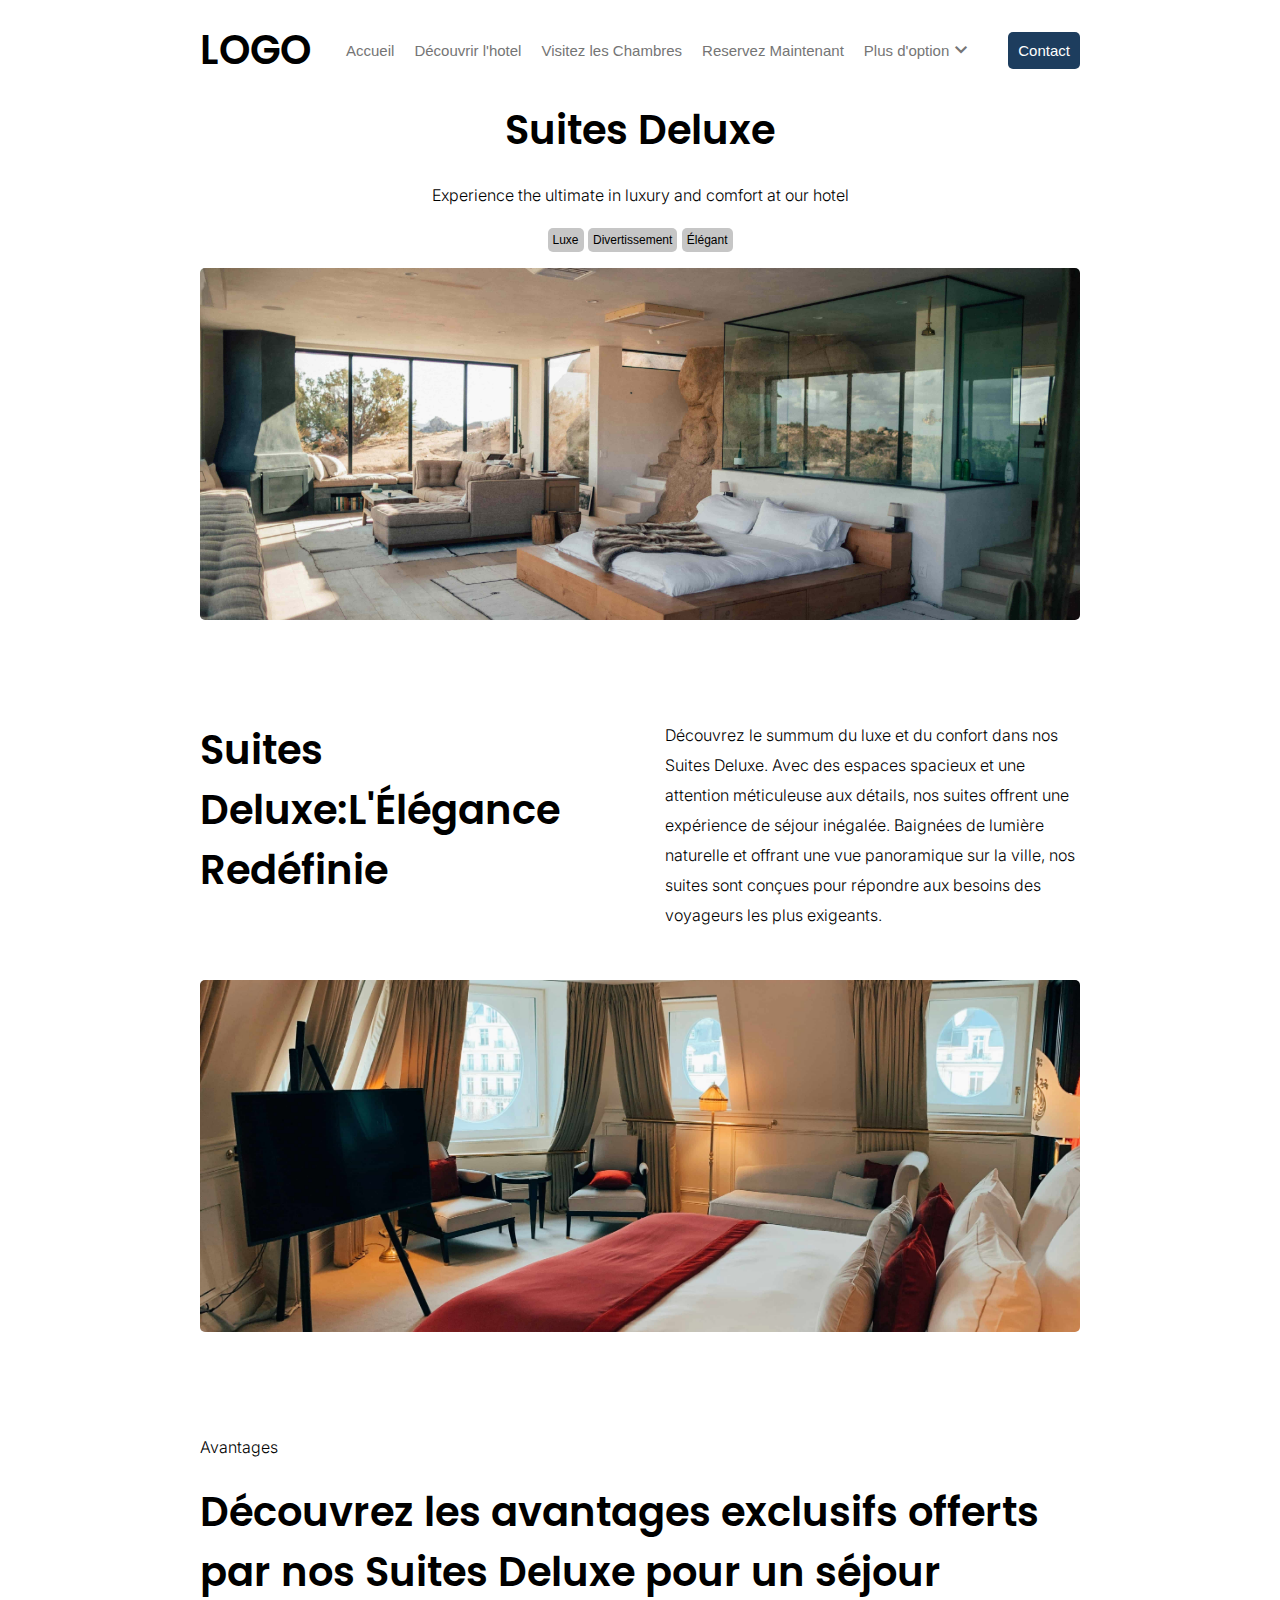
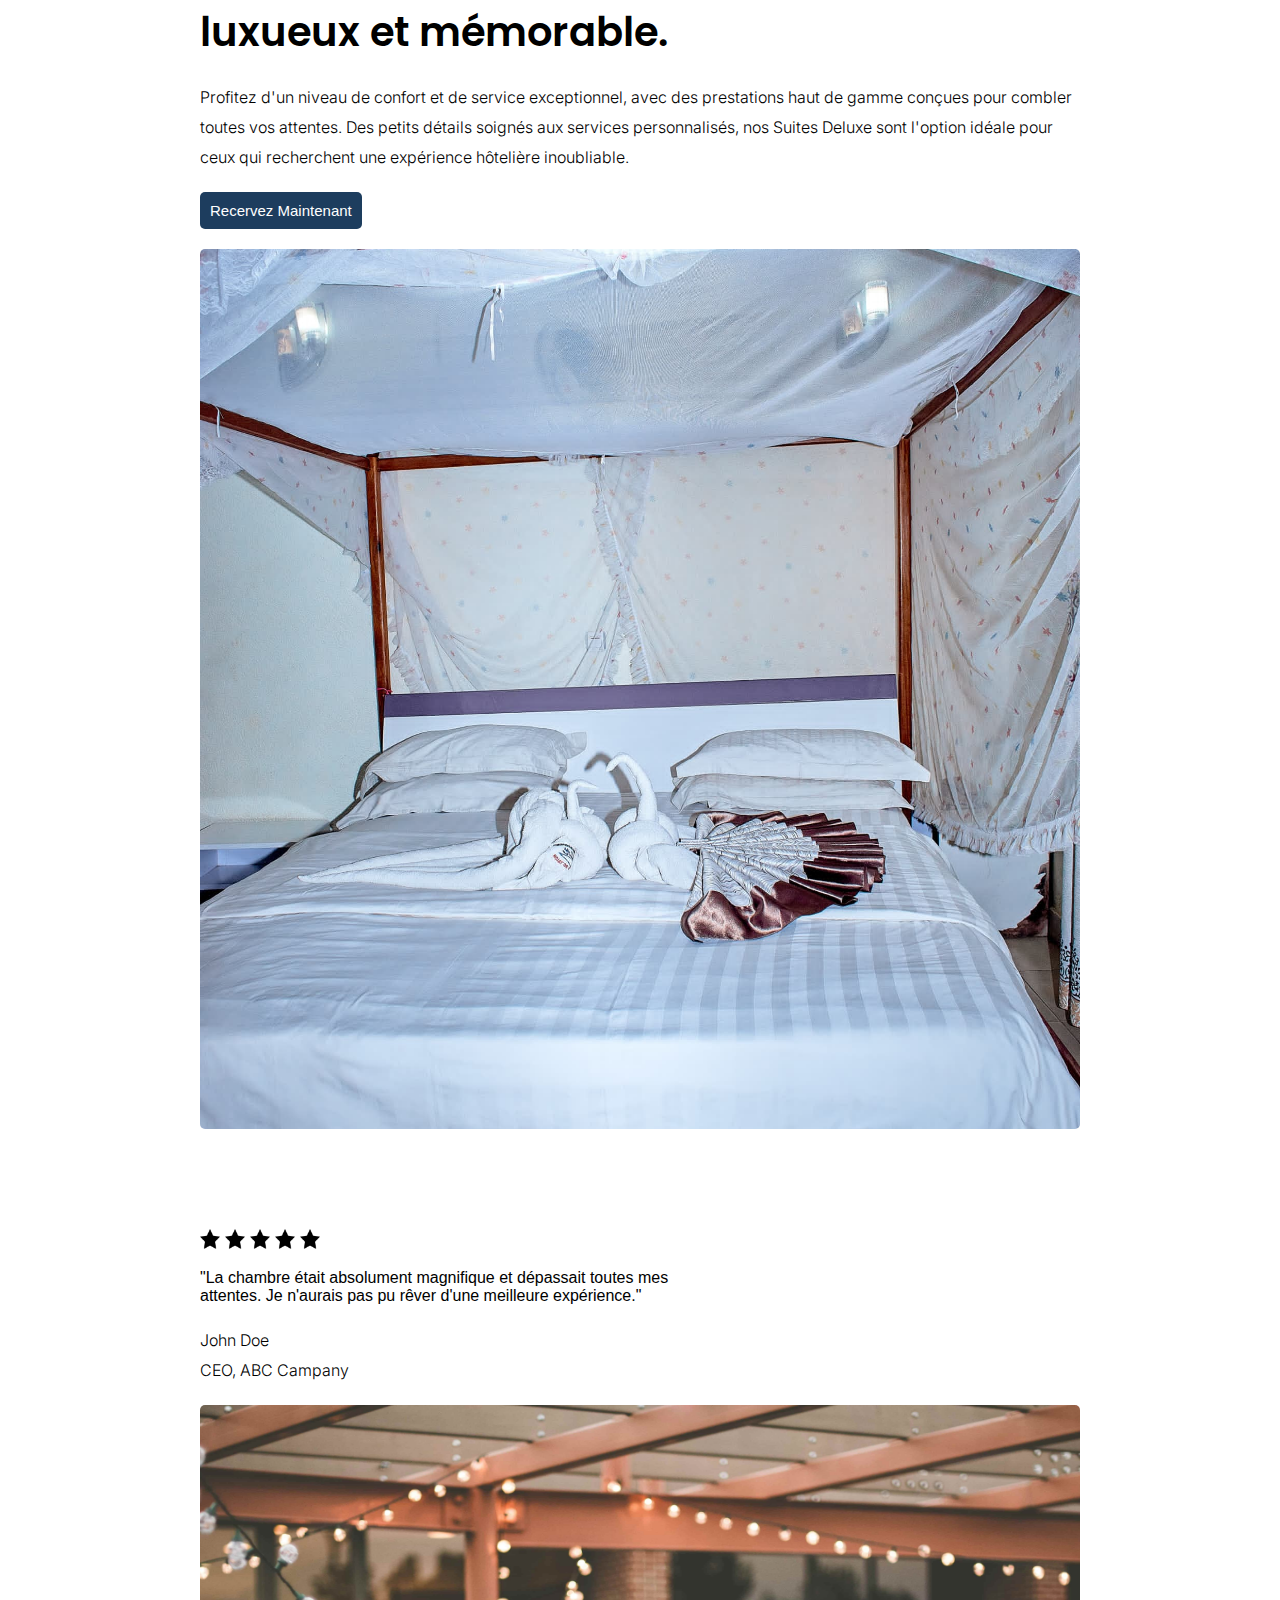
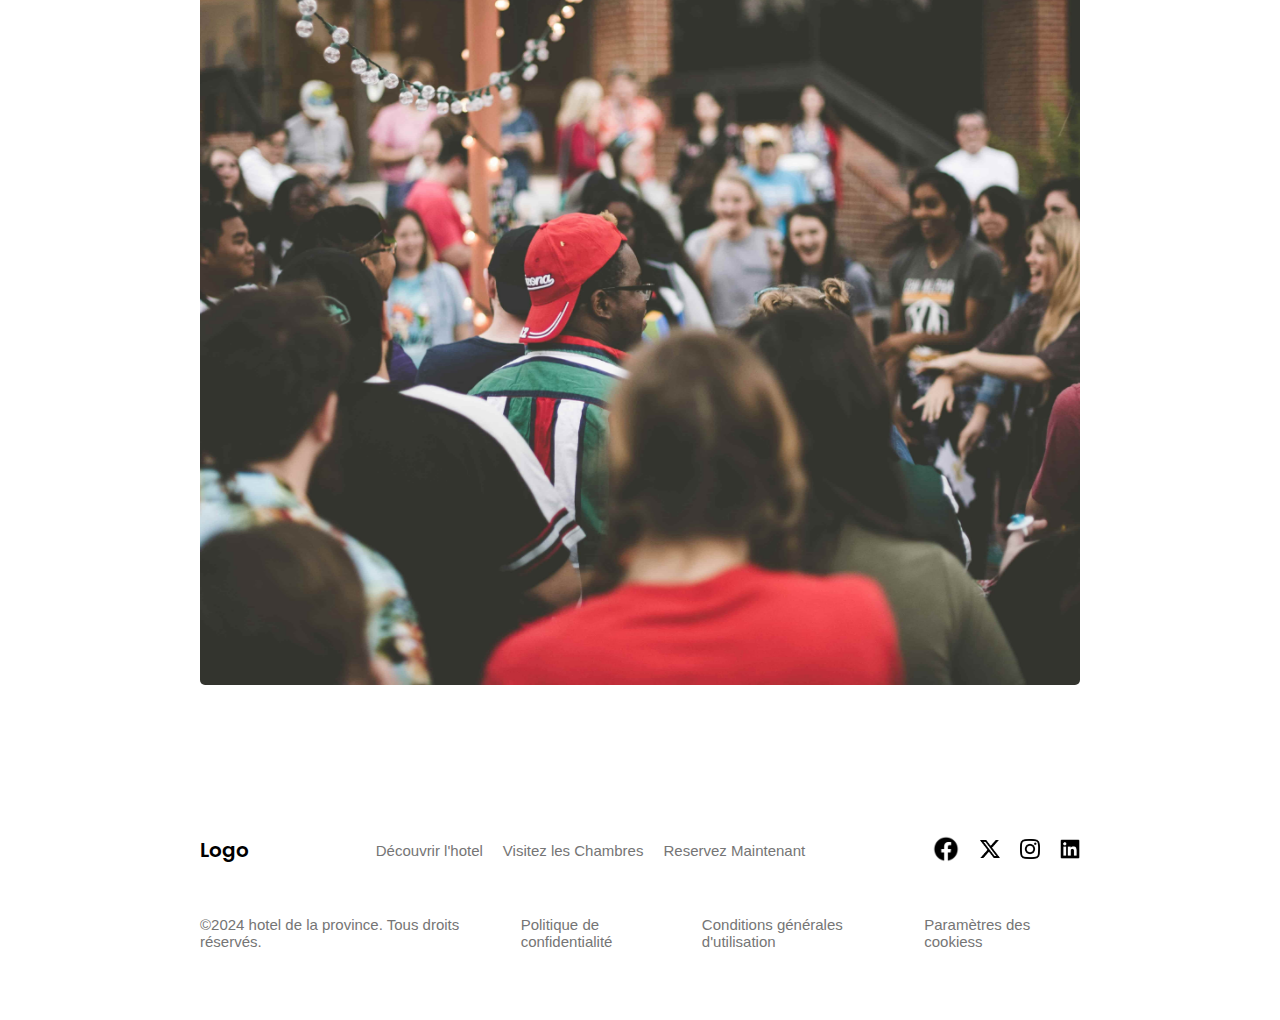
<file: room.html>
<!DOCTYPE html>
<html lang="fr">

<head>
    <meta charset="UTF-8">
    <meta name="viewport" content="width=device-width, initial-scale=1.0">
    <title>Suites Deluxe</title>
    <link rel="icon" type="image/png" href="favicon.png">
    <link rel="preconnect" href="https://fonts.googleapis.com">
    <link rel="preconnect" href="https://fonts.gstatic.com" crossorigin>
    <link
        href="https://fonts.googleapis.com/css2?family=Inter:wght@100..900&family=Montserrat:ital,wght@0,100;0,200;0,300;0,400;0,500;0,600;0,700;0,800;0,900;1,100;1,200;1,300;1,400;1,500;1,600;1,700;1,800;1,900&family=Quicksand:wght@300;400;500;600;700&display=swap"
        rel="stylesheet">
    <link
        href="https://fonts.googleapis.com/css2?family=Poppins:ital,wght@0,100;0,200;0,300;0,400;0,500;0,600;0,700;0,800;0,900;1,100;1,200;1,300;1,400;1,500;1,600;1,700;1,800;1,900&display=swap"
        rel="stylesheet">
    <link rel="stylesheet"
        href="https://fonts.googleapis.com/css2?family=Material+Symbols+Outlined:opsz,wght,FILL,GRAD@20..48,100..700,0..1,-50..200" />
    <link rel="stylesheet" href="style/index.css">
</head>

<body>
    <div class="blur-filter"></div>
    <header>
        <span class="material-symbols-outlined menu">
            menu
        </span>
        <span class="main-header">LOGO</span>
        <div class="menu_banner">
            <img src="images/sasha-kaunas-Fk9d0cxYqC4-unsplash-min.jpg" alt="">
        </div>
        <nav>
            <a href="index.html">Accueil</a>
            <a href="about.html">Découvrir l'hotel</a>
            <a href="rooms.html">Visitez les Chambres</a>
            <a href="reservation.html">Reservez Maintenant</a>
            <div class="dropdown">
                <div class="dropdown-toggle">
                    <a href="#">Plus d'option</a>
                    <span class="material-symbols-outlined">
                        expand_more
                    </span>
                </div>
                <div class="dropdown-menu">
                    <div class="dropdown-list">
                        <a href="about.html#testimony">Témoignages</a>
                        <a href="rooms.html#FAQ">FAQ</a>
                        <a href="rooms.html#pricing">Tarification</a>
                    </div>
                </div>
            </div>
        </nav>
        <a href="#" class="main_btn" id="#contact">Contact</a>
    </header>
    <section class="room_banner">
        <h1 class="main-header">Suites Deluxe</h1>
        <p class="text-body">Experience the ultimate in luxury and comfort at our hotel</p>
        <div class="key_works">
            <span class="high-light-text">Luxe</span>
            <span class="high-light-text">Divertissement</span>
            <span class="high-light-text">Élégant</span>
        </div>
        <div class="sqarre_image_container">
            <img src="images/roberto-nickson-emqnSQwQQDo-unsplash-min.jpg" alt="">
        </div>
    </section>
    <section class="room-type-section">
        <div class="room-type-description">
            <h1 class="main-header">Suites Deluxe:L'Élégance Redéfinie</h1>
            <p class="text-body">Découvrez le summum du luxe et du confort dans nos Suites Deluxe. Avec des espaces
                spacieux et une attention méticuleuse aux détails, nos suites offrent une expérience de séjour inégalée.
                Baignées de lumière naturelle et offrant une vue panoramique sur la ville, nos suites sont conçues pour
                répondre aux besoins des voyageurs les plus exigeants. </p>
        </div>
        <div class="sqarre_image_container">
            <img src="images/reisetopia-pSDe7ePo0Tc-unsplash-min.jpg" alt="">
        </div>
    </section>
    <section class="benefite-room-section">
        <div class="benefite-room-section-description">
            <p class="text-body">Avantages</p>
            <h1 class="main-header">Découvrez les avantages exclusifs offerts par nos Suites Deluxe pour un séjour
                luxueux et mémorable.</h1>
            <p class="text-body">Profitez d'un niveau de confort et de service exceptionnel, avec des prestations haut
                de gamme conçues pour combler toutes vos attentes. Des petits détails soignés aux services
                personnalisés, nos Suites Deluxe sont l'option idéale pour ceux qui recherchent une expérience hôtelière
                inoubliable.</p>
            <a href="#" class="main_btn">Recervez Maintenant</a>
        </div>
        <div class="sqarre_image_container">
        </div>
    </section>
    <section class="room-testimony">
        <div class="sqarre_image_container">
            <img src="images/samantha-gades-fIHozNWfcvs-unsplash-min.jpg" alt="">
        </div>
        <div class="testimony">
            <div class="starts">
                <img src="images/start-favorite-svgrepo-com.png" alt="">
                <img src="images/start-favorite-svgrepo-com.png" alt="">
                <img src="images/start-favorite-svgrepo-com.png" alt="">
                <img src="images/start-favorite-svgrepo-com.png" alt="">
                <img src="images/start-favorite-svgrepo-com.png" alt="">
            </div>
            <blockquote class="title-header">"La chambre était absolument magnifique et dépassait toutes mes attentes.
                Je n'aurais pas pu rêver d'une meilleure expérience."</blockquote>
            <div class="client">
                <p class="text-body">John Doe</p>
                <p class="text-body">CEO, ABC Campany</p>
            </div>
        </div>
    </section>
    <footer>
        <div class="footer_nav">
            <h2 class="title_header">Logo</h2>
            <nav>
                <a href="#">Découvrir l'hotel</a>
                <a href="#">Visitez les Chambres</a>
                <a href="#">Reservez Maintenant</a>
            </nav>
            <div class="social_media">
                <a href="#">
                    <img id="facebook-logo" src="images/facebook-svgrepo-com.png" alt="">
                </a>
                <a href="#">
                    <img src="images/X_logo_2023.svg.png" alt="">
                </a>
                <a href="#">
                    <img src="images/instagram-167-svgrepo-com.png" alt="">
                </a>
                <a href="#">
                    <img src="images/linkedin-svgrepo-com.png" alt="">
                </a>
            </div>
        </div>
        <div class="link-site-term">
            <a href="#">©2024 hotel de la province. Tous droits réservés.</a>
            <a href="#">Politique de confidentialité</a>
            <a href="#">Conditions générales d'utilisation</a>
            <a href="#">Paramètres des cookiess</a>
        </div>
    </footer>
    <script src="js/index.js"></script>
</body>

</html>
</file>
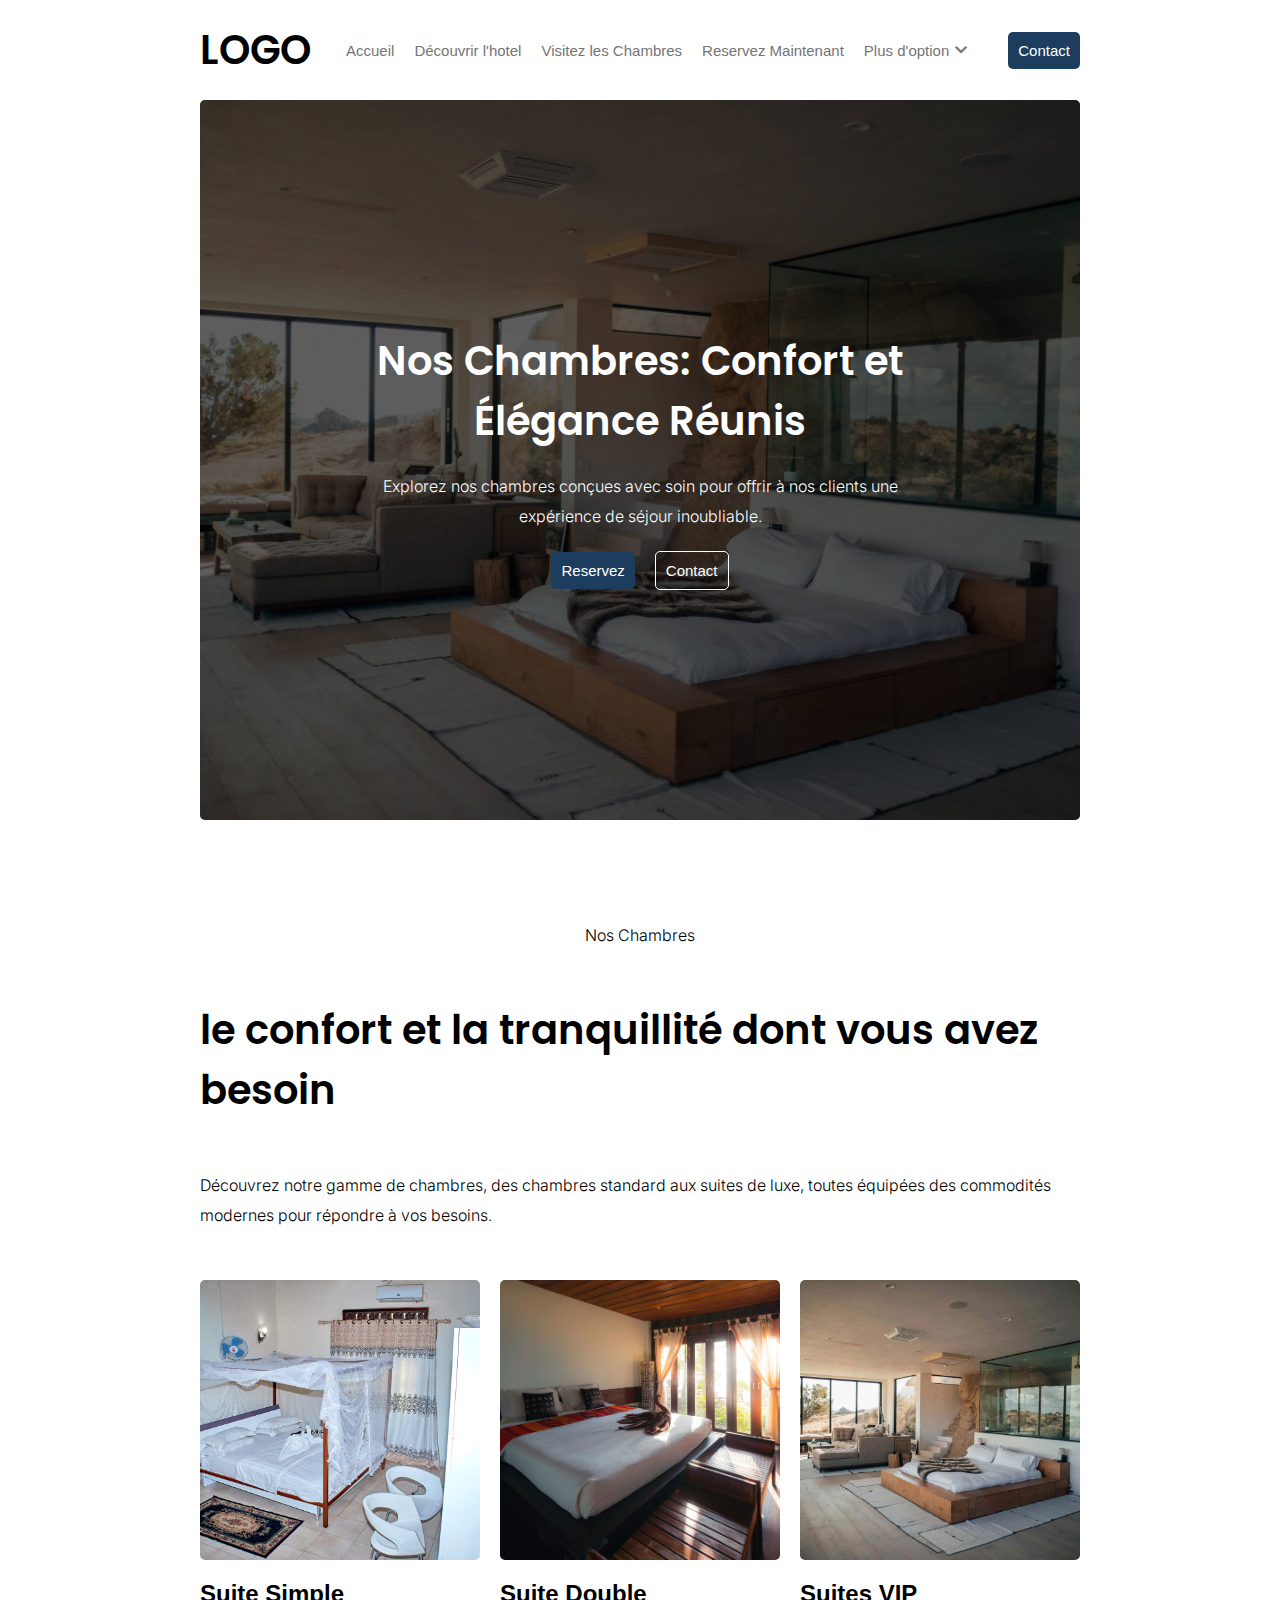
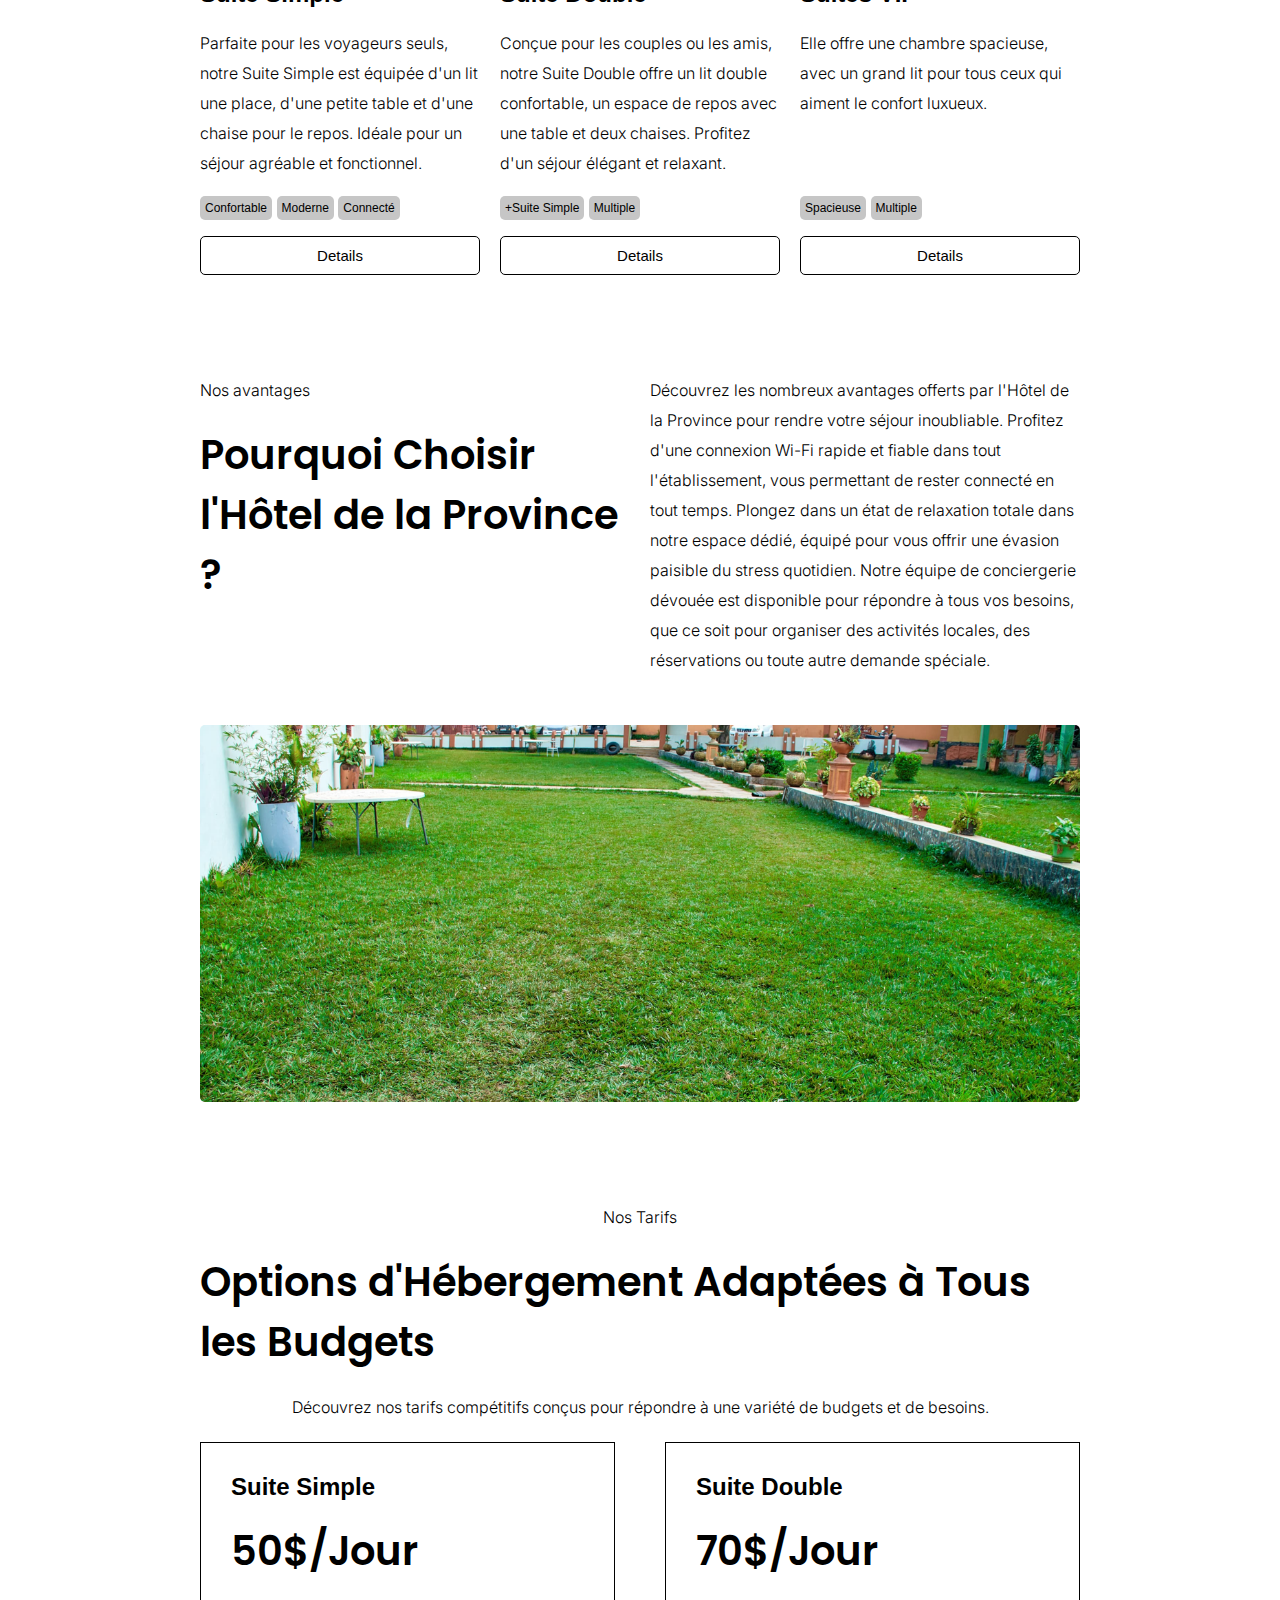
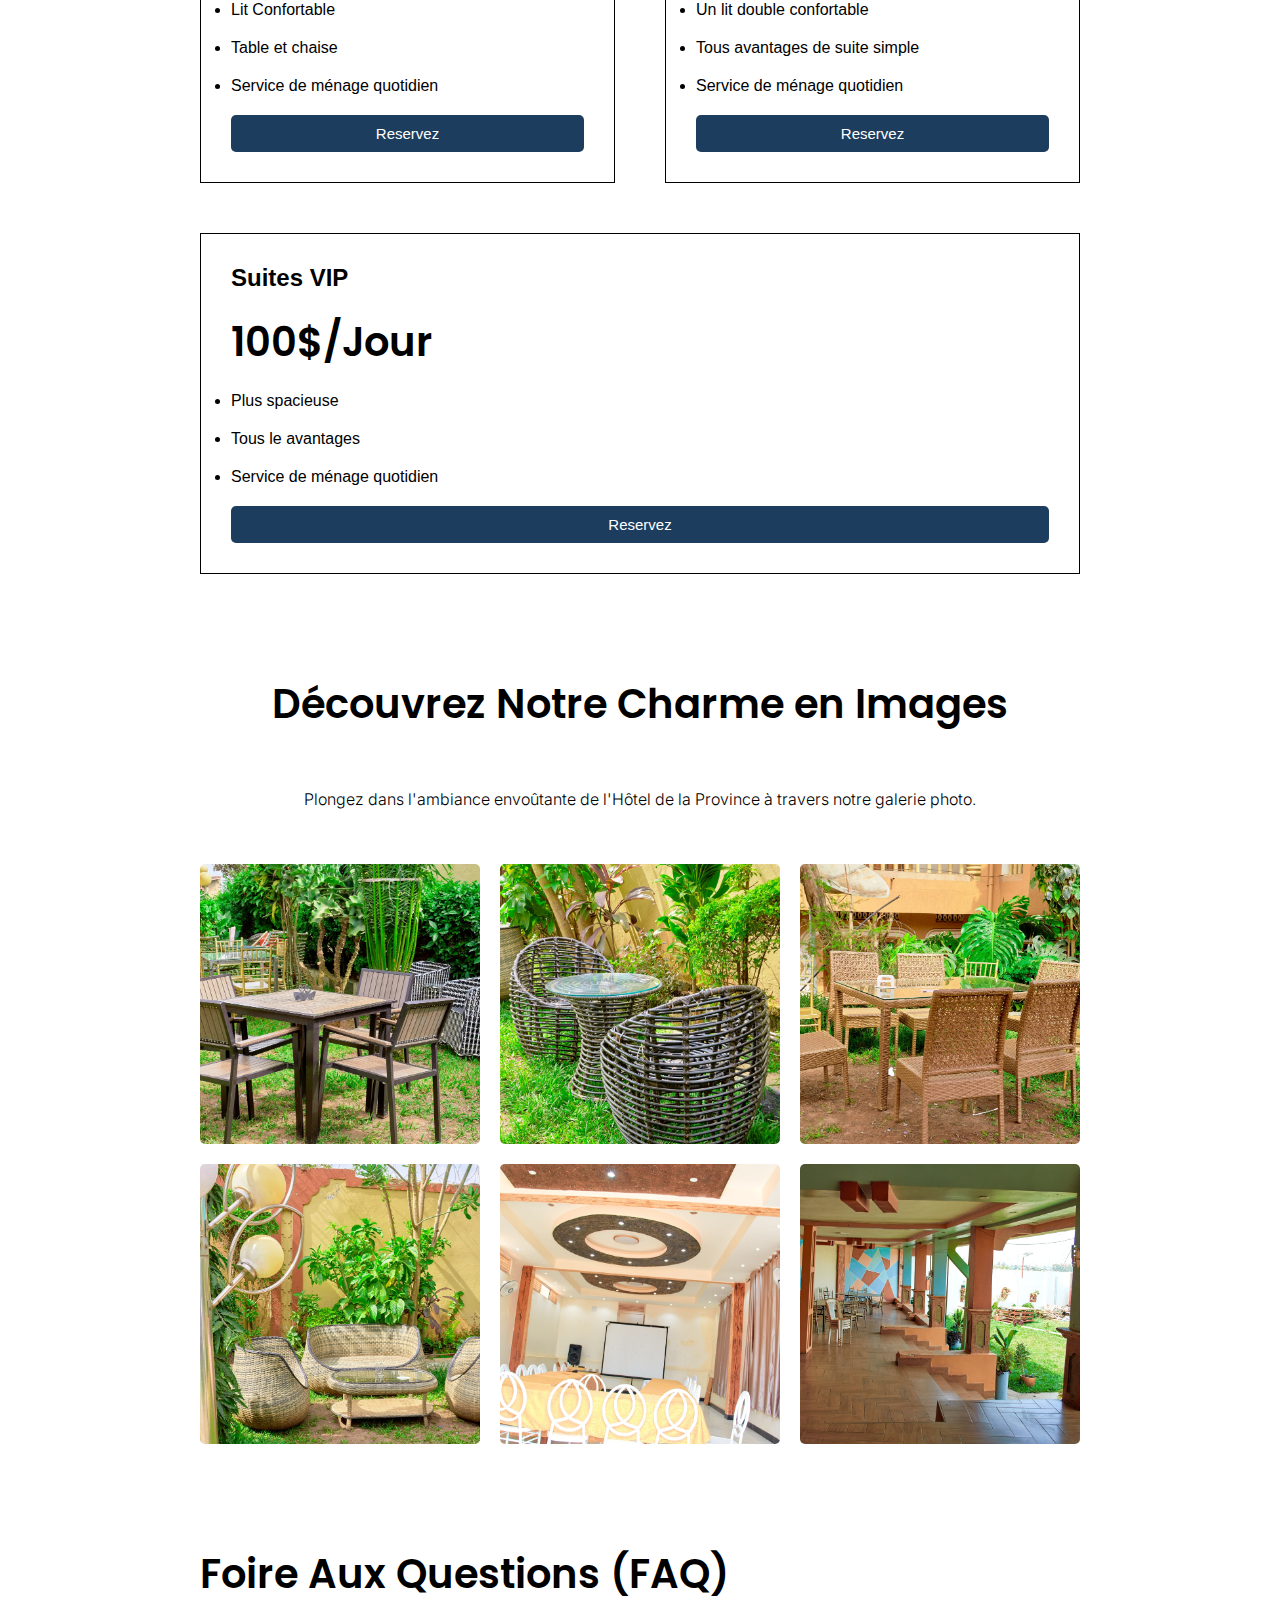
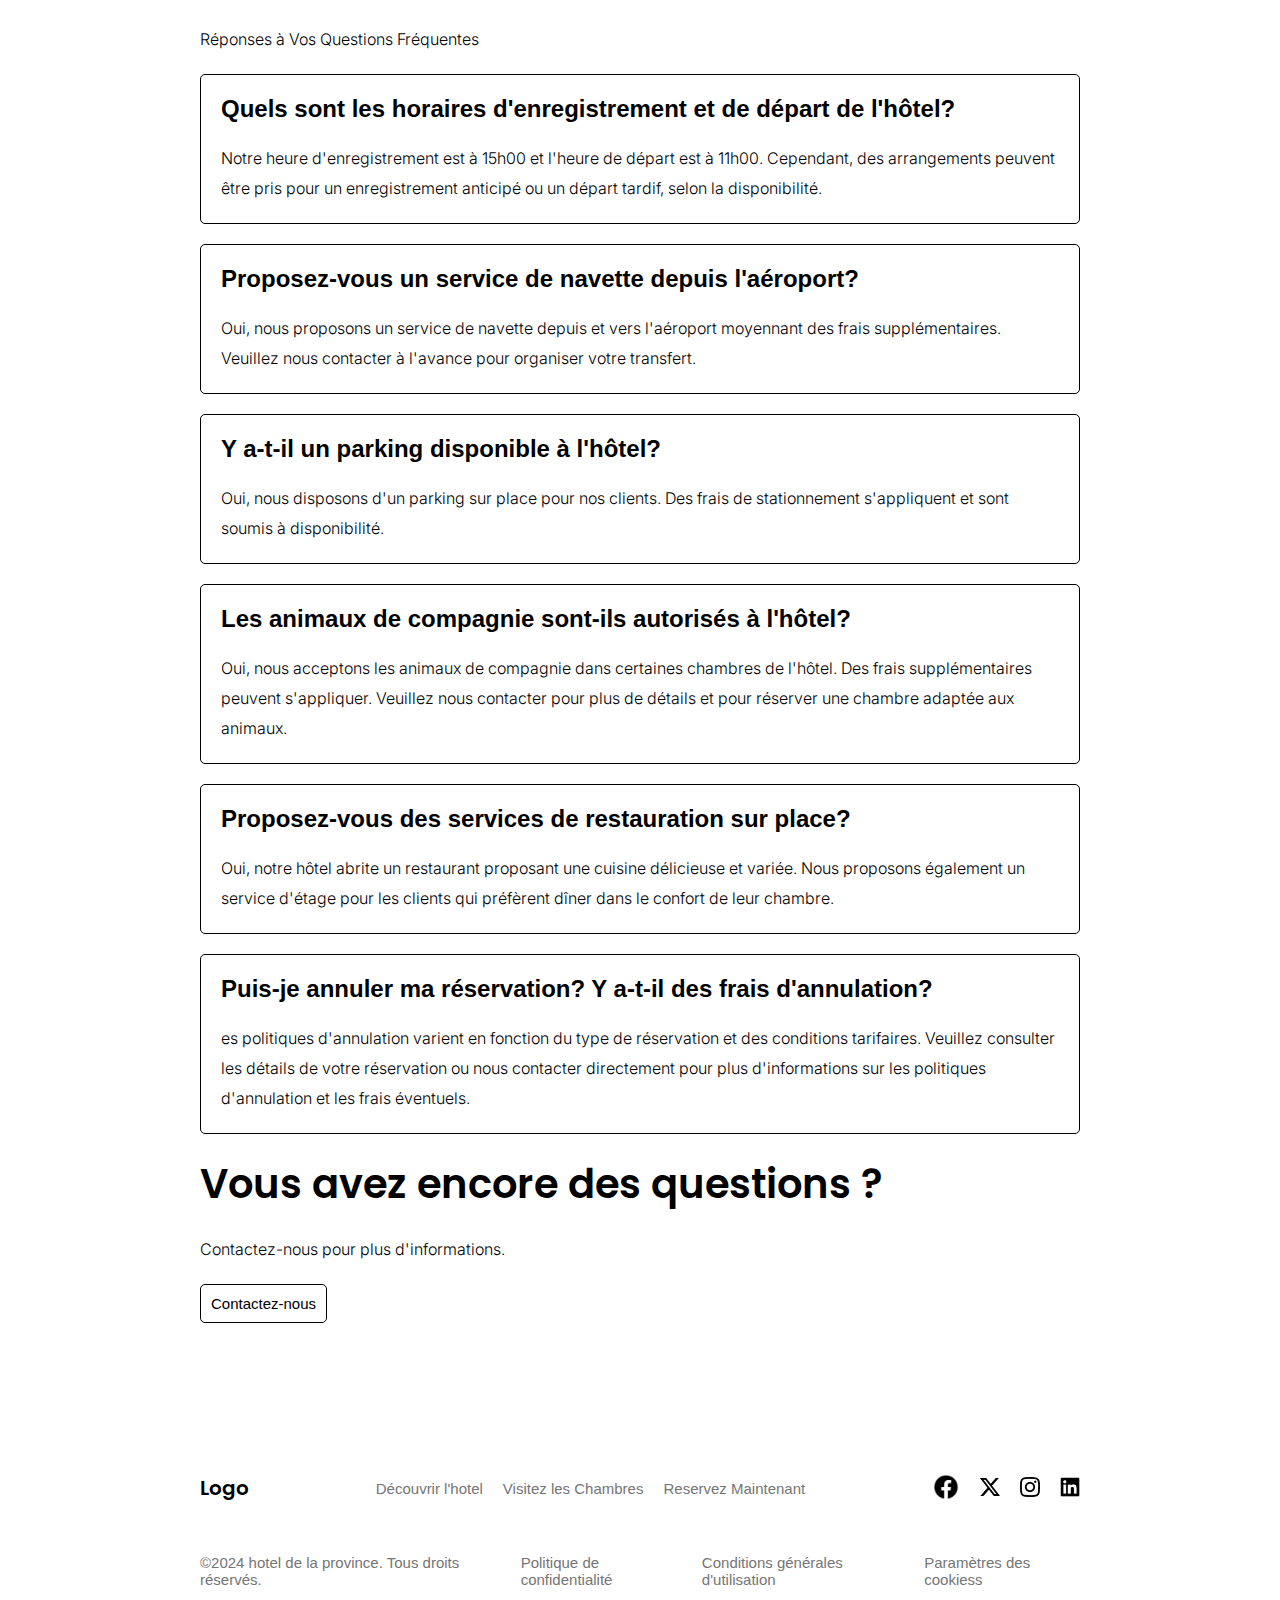
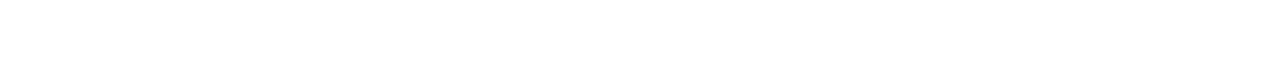
<file: rooms.html>
<!DOCTYPE html>
<html lang="fr">

<head>
    <meta charset="UTF-8">
    <meta name="viewport" content="width=device-width, initial-scale=1.0">
    <title>Chambres</title>
    <link rel="icon" type="image/png" href="favicon.png">
    <link rel="preconnect" href="https://fonts.googleapis.com">
    <link rel="preconnect" href="https://fonts.gstatic.com" crossorigin>
    <link
        href="https://fonts.googleapis.com/css2?family=Inter:wght@100..900&family=Montserrat:ital,wght@0,100;0,200;0,300;0,400;0,500;0,600;0,700;0,800;0,900;1,100;1,200;1,300;1,400;1,500;1,600;1,700;1,800;1,900&family=Quicksand:wght@300;400;500;600;700&display=swap"
        rel="stylesheet">
    <link
        href="https://fonts.googleapis.com/css2?family=Poppins:ital,wght@0,100;0,200;0,300;0,400;0,500;0,600;0,700;0,800;0,900;1,100;1,200;1,300;1,400;1,500;1,600;1,700;1,800;1,900&display=swap"
        rel="stylesheet">
    <link rel="stylesheet"
        href="https://fonts.googleapis.com/css2?family=Material+Symbols+Outlined:opsz,wght,FILL,GRAD@20..48,100..700,0..1,-50..200" />
    <link rel="stylesheet" href="style/index.css">
</head>

<body>
    <div class="blur-filter"></div>
    <header>
        <span class="material-symbols-outlined menu">
            menu
        </span>
        <span class="main-header">LOGO</span>
        <div class="menu_banner">
            <img src="images/sasha-kaunas-Fk9d0cxYqC4-unsplash-min.jpg" alt="">
        </div>
        <nav>
            <a href="index.html">Accueil</a>
            <a href="about.html">Découvrir l'hotel</a>
            <a href="rooms.html">Visitez les Chambres</a>
            <a href="reservation.html">Reservez Maintenant</a>
            <div class="dropdown">
                <div class="dropdown-toggle">
                    <a href="#">Plus d'option</a>
                    <span class="material-symbols-outlined">
                        expand_more
                    </span>
                </div>
                <div class="dropdown-menu">
                    <div class="dropdown-list">
                        <a href="about.html#testimony">Témoignages</a>
                        <a href="rooms.html#FAQ">FAQ</a>
                        <a href="rooms.html#pricing">Tarification</a>
                    </div>
                </div>
            </div>
        </nav>
        <a href="#" class="main_btn" id="#contact">Contact</a>
    </header>
    <section class="banner rooms">
        <div class="banner_description">
            <h1 class="main-header">Nos Chambres: Confort et Élégance Réunis</h1>
            <p class="text-body">Explorez nos chambres conçues avec soin pour offrir à nos clients une expérience de
                séjour inoubliable.</p>
            <div class="call_to_action">
                <a href="#" class="main_btn">Reservez</a>
                <a href="#" class="secondary_btn">Contact</a>
            </div>
        </div>
        <div class="light-filter"></div>
    </section>
    <section class="room-section">
        <p class="text-body">Nos Chambres</p>
        <h1 class="main-header">le confort et la tranquillité dont vous avez besoin</h1>
        <p class="text-body">Découvrez notre gamme de chambres, des chambres standard aux suites de luxe, toutes
            équipées des commodités modernes pour répondre à vos besoins.</p>
        <div class="room-list">
            <div class="item">
                <div class="sqarre_image_container">
                    <img src="images/WhatsApp Image 2024-06-13 at 08.05.59_f79ee02f.jpg" alt="">
                </div>
                <h2 class="title-header">Suite Simple</h2>
                <p class="text-body">Parfaite pour les voyageurs seuls, notre Suite Simple est équipée d'un lit une
                    place, d'une petite table et d'une chaise pour le repos. Idéale pour un séjour agréable et
                    fonctionnel.</p>
                <div class="key_works">
                    <span class="high-light-text">Confortable</span>
                    <span class="high-light-text">Moderne</span>
                    <span class="high-light-text">Connecté</span>
                </div>
                <a href="standartSuit.html" class="secondary_btn">Details</a>
            </div>
            <div class="item">
                <div class="sqarre_image_container">
                    <img src="images/sasha-kaunas-Fk9d0cxYqC4-unsplash-min.jpg" alt="">
                </div>
                <h2 class="title-header">Suite Double</h2>
                <p class="text-body">Conçue pour les couples ou les amis, notre Suite Double offre un lit double
                    confortable, un espace de repos avec une table et deux chaises. Profitez d'un séjour élégant et
                    relaxant.</p>
                <div class="key_works">
                    <span class="high-light-text">+Suite Simple</span>
                    <span class="high-light-text">Multiple</span>
                </div>
                <a href="#" class="secondary_btn">Details</a>
            </div>
            <div class="item">
                <div class="sqarre_image_container">
                    <img src="images/roberto-nickson-emqnSQwQQDo-unsplash-min.jpg" alt="">
                </div>
                <h2 class="title-header">Suites VIP</h2>
                <p class="text-body">Elle offre une chambre spacieuse, avec un grand lit pour tous ceux qui aiment le
                    confort luxueux.</p>
                <div class="key_works">
                    <span class="high-light-text">Spacieuse</span>
                    <span class="high-light-text">Multiple</span>
                </div>
                <a href="#" class="secondary_btn">Details</a>
            </div>
        </div>
    </section>
    <section class="advantage-section">
        <div class="advantage-description">
            <div class="advantage-header">
                <p class="text-body">Nos avantages</p>
                <h1 class="main-header">Pourquoi Choisir l'Hôtel de la Province ?</h1>
            </div>
            <p class="text-body">
                Découvrez les nombreux avantages offerts par l'Hôtel de la Province pour rendre votre séjour
                inoubliable. Profitez d'une connexion Wi-Fi rapide et fiable dans tout l'établissement, vous permettant
                de rester connecté en tout temps. Plongez dans un état de relaxation totale dans notre espace dédié,
                équipé pour vous offrir une évasion paisible du stress quotidien. Notre équipe de conciergerie dévouée
                est disponible pour répondre à tous vos besoins, que ce soit pour organiser des activités locales, des
                réservations ou toute autre demande spéciale.
            </p>
        </div>
        <div class="sqarre_image_container">
            <img src="images/hotel6.jpg" alt="">
        </div>
    </section>
    <section class="pricing-section" id="pricing">
        <p class="text-body">Nos Tarifs</p>
        <h1 class="main-header">Options d'Hébergement Adaptées à Tous les Budgets</h1>
        <p class="text-body">Découvrez nos tarifs compétitifs conçus pour répondre à une variété de budgets et de
            besoins.</p>
        <div class="pricing">
            <div class="item">
                <h2 class="title-header">Suite Simple</h2>
                <h1 class="main-header">50$/Jour</h1>
                <ul>
                    <li>Lit Confortable</li>
                    <li>Table et chaise</li>
                    <li>Service de ménage quotidien</li>
                </ul>
                <a href="#" class="main_btn">Reservez</a>
            </div>
            <div class="item">
                <h2 class="title-header">Suite Double</h2>
                <h1 class="main-header">70$/Jour</h1>
                <ul>
                    <li>Un lit double confortable</li>
                    <li>Tous avantages de suite simple</li>
                    <li>Service de ménage quotidien</li>
                </ul>
                <a href="#" class="main_btn">Reservez</a>
            </div>
            <div class="item">
                <h2 class="title-header">Suites VIP</h2>
                <h1 class="main-header">100$/Jour</h1>
                <ul>
                    <li>Plus spacieuse</li>
                    <li>Tous le avantages</li>
                    <li>Service de ménage quotidien</li>
                </ul>
                <a href="#" class="main_btn">Reservez</a>
            </div>
        </div>
    </section>
    <section class="galery-section">
        <h1 class="main-header">Découvrez Notre Charme en Images</h1>
        <p class="text-body">Plongez dans l'ambiance envoûtante de l'Hôtel de la Province à travers notre galerie photo.
        </p>
        <div class="galery i">
            <div class="sqarre_image_container item">
                <img src="images/hotel20.jpg" alt="">
            </div>
            <div class="sqarre_image_container item">
                <img src="images/hotel16.jpg" alt="">
            </div>
            <div class="sqarre_image_container item">
                <img src="images/hotel15.jpg" alt="">
            </div>
            <div class="sqarre_image_container item">
                <img src="images/hotel12.jpg" alt="">
            </div>
            <div class="sqarre_image_container item">
                <img src="images/hotel10.jpg" alt="">
            </div>
            <div class="sqarre_image_container item">
                <img src="images/hotel9.jpg" alt="">
            </div>
            <!-- <div class="sqarre_image_container item">
                <img src="images/alev-takil-lw3Lqe2K7xc-unsplash-min.jpg" alt="">
            </div>
            <div class="sqarre_image_container item">
                <img src="images/linus-mimietz-p3UWyaujtQo-unsplash-min.jpg" alt="">
            </div>
            <div class="sqarre_image_container item">
                <img src="images/pankaj-shah-1ff_i7jO-4g-unsplash-min.jpg" alt="">
            </div> -->
        </div>
    </section>
    <section class="FAQ-section" id="FAQ">
        <h1 class="main-header">Foire Aux Questions (FAQ)</h1>
        <p class="text-body">Réponses à Vos Questions Fréquentes</p>
        <div class="FAQ">
            <div class="item">
                <h2 class="title">Quels sont les horaires d'enregistrement et de départ de l'hôtel?</h2>
                <p class="text-body">Notre heure d'enregistrement est à 15h00 et l'heure de départ est à 11h00.
                    Cependant, des arrangements peuvent être pris pour un enregistrement anticipé ou un départ tardif,
                    selon la disponibilité.</p>
            </div>
            <div class="item">
                <h2 class="title">Proposez-vous un service de navette depuis l'aéroport?</h2>
                <p class="text-body">Oui, nous proposons un service de navette depuis et vers l'aéroport moyennant des
                    frais supplémentaires. Veuillez nous contacter à l'avance pour organiser votre transfert.</p>
            </div>
            <div class="item">
                <h2 class="title">Y a-t-il un parking disponible à l'hôtel?</h2>
                <p class="text-body">Oui, nous disposons d'un parking sur place pour nos clients. Des frais de
                    stationnement s'appliquent et sont soumis à disponibilité.</p>
            </div>
            <div class="item">
                <h2 class="title">Les animaux de compagnie sont-ils autorisés à l'hôtel?</h2>
                <p class="text-body">Oui, nous acceptons les animaux de compagnie dans certaines chambres de l'hôtel.
                    Des frais supplémentaires peuvent s'appliquer. Veuillez nous contacter pour plus de détails et pour
                    réserver une chambre adaptée aux animaux.</p>
            </div>
            <div class="item">
                <h2 class="title">Proposez-vous des services de restauration sur place?</h2>
                <p class="text-body"> Oui, notre hôtel abrite un restaurant proposant une cuisine délicieuse et variée.
                    Nous proposons également un service d'étage pour les clients qui préfèrent dîner dans le confort de
                    leur chambre.</p>
            </div>
            <div class="item">
                <h2 class="title">Puis-je annuler ma réservation? Y a-t-il des frais d'annulation?</h2>
                <p class="text-body">es politiques d'annulation varient en fonction du type de réservation et des
                    conditions tarifaires. Veuillez consulter les détails de votre réservation ou nous contacter
                    directement pour plus d'informations sur les politiques d'annulation et les frais éventuels.</p>
            </div>
        </div>
        <div class="new-question">
            <h1 class="main-header">Vous avez encore des questions ?</h1>
            <p class="text-body">Contactez-nous pour plus d'informations.</p>
            <a href="#" class="secondary_btn">Contactez-nous</a>
        </div>
    </section>
    <footer>
        <div class="footer_nav">
            <h2 class="title_header">Logo</h2>
            <nav>
                <a href="#">Découvrir l'hotel</a>
                <a href="#">Visitez les Chambres</a>
                <a href="#">Reservez Maintenant</a>
            </nav>
            <div class="social_media">
                <a href="#">
                    <img id="facebook-logo" src="images/facebook-svgrepo-com.png" alt="">
                </a>
                <a href="#">
                    <img src="images/X_logo_2023.svg.png" alt="">
                </a>
                <a href="#">
                    <img src="images/instagram-167-svgrepo-com.png" alt="">
                </a>
                <a href="#">
                    <img src="images/linkedin-svgrepo-com.png" alt="">
                </a>
            </div>
        </div>
        <div class="link-site-term">
            <a href="#">©2024 hotel de la province. Tous droits réservés.</a>
            <a href="#">Politique de confidentialité</a>
            <a href="#">Conditions générales d'utilisation</a>
            <a href="#">Paramètres des cookiess</a>
        </div>
    </footer>
    <script src="js/index.js"></script>
</body>

</html>
</file>
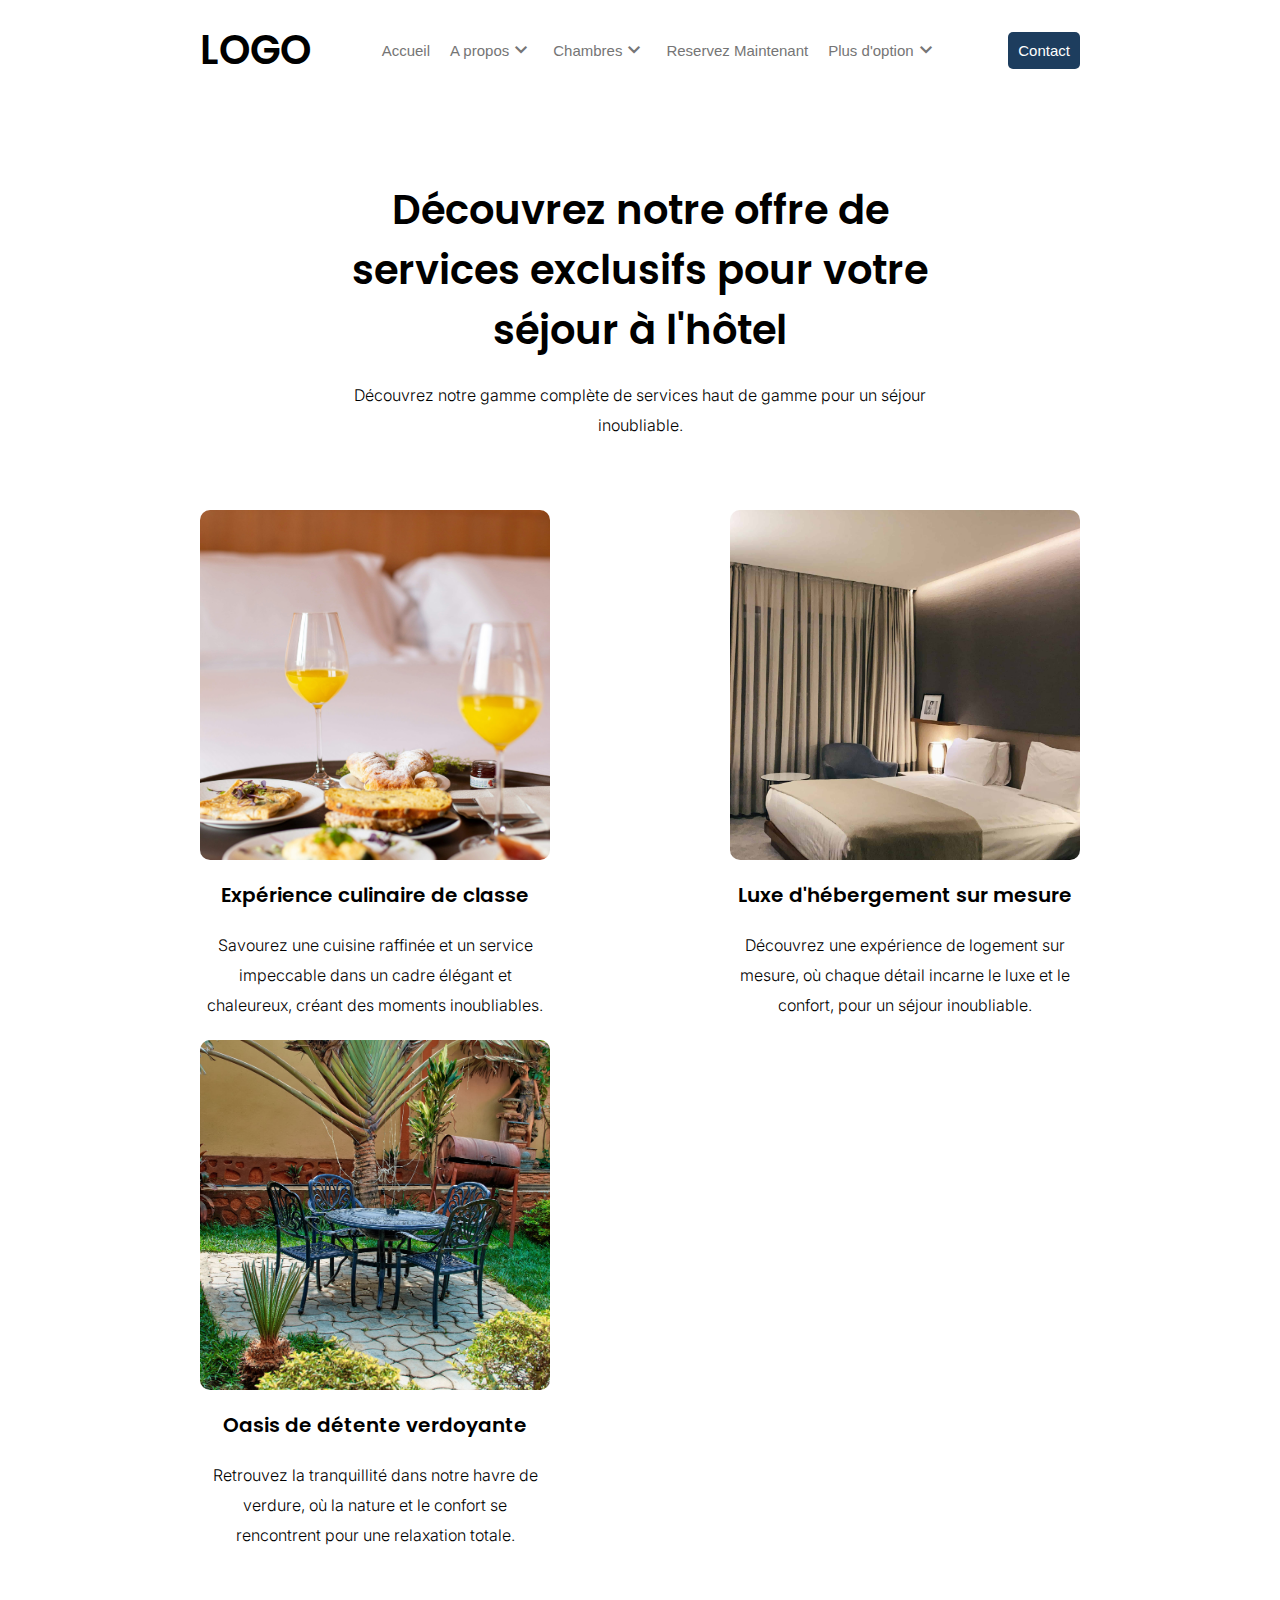
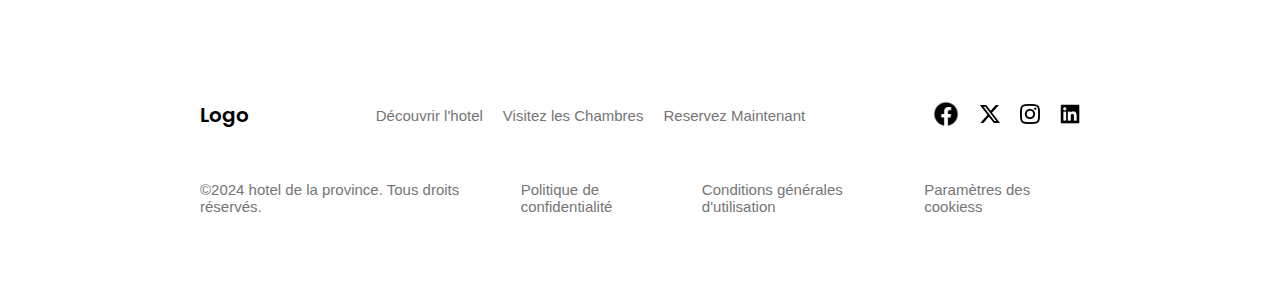
<file: services.html>
<!DOCTYPE html>
<html lang="fr">

<head>
    <meta charset="UTF-8">
    <meta name="viewport" content="width=device-width, initial-scale=1.0">
    <title>A propos</title>
    <link rel="icon" type="image/png" href="favicon.png">
    <link rel="preconnect" href="https://fonts.googleapis.com">
    <link rel="preconnect" href="https://fonts.gstatic.com" crossorigin>
    <link
        href="https://fonts.googleapis.com/css2?family=Inter:wght@100..900&family=Montserrat:ital,wght@0,100;0,200;0,300;0,400;0,500;0,600;0,700;0,800;0,900;1,100;1,200;1,300;1,400;1,500;1,600;1,700;1,800;1,900&family=Quicksand:wght@300;400;500;600;700&display=swap"
        rel="stylesheet">
    <link
        href="https://fonts.googleapis.com/css2?family=Poppins:ital,wght@0,100;0,200;0,300;0,400;0,500;0,600;0,700;0,800;0,900;1,100;1,200;1,300;1,400;1,500;1,600;1,700;1,800;1,900&display=swap"
        rel="stylesheet">
    <link rel="stylesheet"
        href="https://fonts.googleapis.com/css2?family=Material+Symbols+Outlined:opsz,wght,FILL,GRAD@20..48,100..700,0..1,-50..200" />
    <link rel="stylesheet" href="style/index.css">
</head>

<body>
    <div class="blur-filter"></div>
    <header>
        <span class="material-symbols-outlined menu">
            menu
        </span>
        <span class="main-header">LOGO</span>
        <div class="menu_banner">
            <img src="images/sasha-kaunas-Fk9d0cxYqC4-unsplash-min.jpg" alt="">
        </div>
        <nav>
            <a href="index.html">Accueil</a>
            <div class="dropdown">
                <div class="dropdown-toggle">
                    <a href="#">A propos</a>
                    <span class="material-symbols-outlined">
                        expand_more
                    </span>
                </div>
                <div class="dropdown-menu">
                    <div class="dropdown-list">
                        <a href="services.html">Nos Services</a>
                        <a href="about.html">Découvrir l'hotel</a>
                    </div>
                </div>
            </div>
            <div class="dropdown">
                <div class="dropdown-toggle">
                    <a href="#">Chambres</a>
                    <span class="material-symbols-outlined">
                        expand_more
                    </span>
                </div>
                <div class="dropdown-menu">
                    <div class="dropdown-list">
                        <a href="standartSuit.html">Suite Simple</a>
                        <a href="#">Suite Double</a>
                        <a href="#">Suite VIP</a>
                    </div>
                </div>
            </div>
            <a href="reservation.html">Reservez Maintenant</a>
            <div class="dropdown">
                <div class="dropdown-toggle">
                    <a href="#">Plus d'option</a>
                    <span class="material-symbols-outlined">
                        expand_more
                    </span>
                </div>
                <div class="dropdown-menu">
                    <div class="dropdown-list">
                        <a href="about.html#testimony">Témoignages</a>
                        <a href="rooms.html#FAQ">FAQ</a>
                        <a href="rooms.html#pricing">Tarification</a>
                    </div>
                </div>
            </div>
        </nav>
        <a href="#" class="main_btn" id="#contact">Contact</a>
    </header>

    <section class="service-section">
        <h1 class="main-header">Découvrez notre offre de services exclusifs pour votre séjour à l'hôtel</h1>
        <p class="text-body">Découvrez notre gamme complète de services haut de gamme pour un séjour inoubliable.
        </p>
        <div class="services">
            <div class="item">
                <div class="sqarre_image_container">
                    <img src="images/alev-takil-lw3Lqe2K7xc-unsplash-min.jpg" alt="">
                </div>
                <h2 class="title_header">Expérience culinaire de classe</h2>
                <p class="text-body">Savourez une cuisine raffinée et un service impeccable dans un cadre élégant et
                    chaleureux, créant des moments inoubliables.</p>
            </div>
            <div class="item">
                <div class="sqarre_image_container">
                    <img src="images/linus-mimietz-p3UWyaujtQo-unsplash-min.jpg" alt="">
                </div>
                <h2 class="title_header">Luxe d'hébergement sur mesure</h2>
                <p class="text-body">Découvrez une expérience de logement sur mesure, où chaque détail incarne le luxe
                    et le confort, pour un séjour inoubliable.</p>
            </div>
            <div class="item">
                <div class="sqarre_image_container">
                    <img src="images/hotel5.jpg" alt="">
                </div>
                <h2 class="title_header">Oasis de détente verdoyante</h2>
                <p class="text-body">Retrouvez la tranquillité dans notre havre de verdure, où la nature et le confort
                    se rencontrent pour une relaxation totale.</p>
            </div>

        </div>
    </section>

    <footer>
        <div class="footer_nav">
            <h2 class="title_header">Logo</h2>
            <nav>
                <a href="#">Découvrir l'hotel</a>
                <a href="#">Visitez les Chambres</a>
                <a href="#">Reservez Maintenant</a>
            </nav>
            <div class="social_media">
                <a href="#">
                    <img id="facebook-logo" src="images/facebook-svgrepo-com.png" alt="">
                </a>
                <a href="#">
                    <img src="images/X_logo_2023.svg.png" alt="">
                </a>
                <a href="#">
                    <img src="images/instagram-167-svgrepo-com.png" alt="">
                </a>
                <a href="#">
                    <img src="images/linkedin-svgrepo-com.png" alt="">
                </a>
            </div>
        </div>
        <div class="link-site-term">
            <a href="#">©2024 hotel de la province. Tous droits réservés.</a>
            <a href="#">Politique de confidentialité</a>
            <a href="#">Conditions générales d'utilisation</a>
            <a href="#">Paramètres des cookiess</a>
        </div>
    </footer>
    <script src="js/index.js"></script>
</body>

</html>
</file>
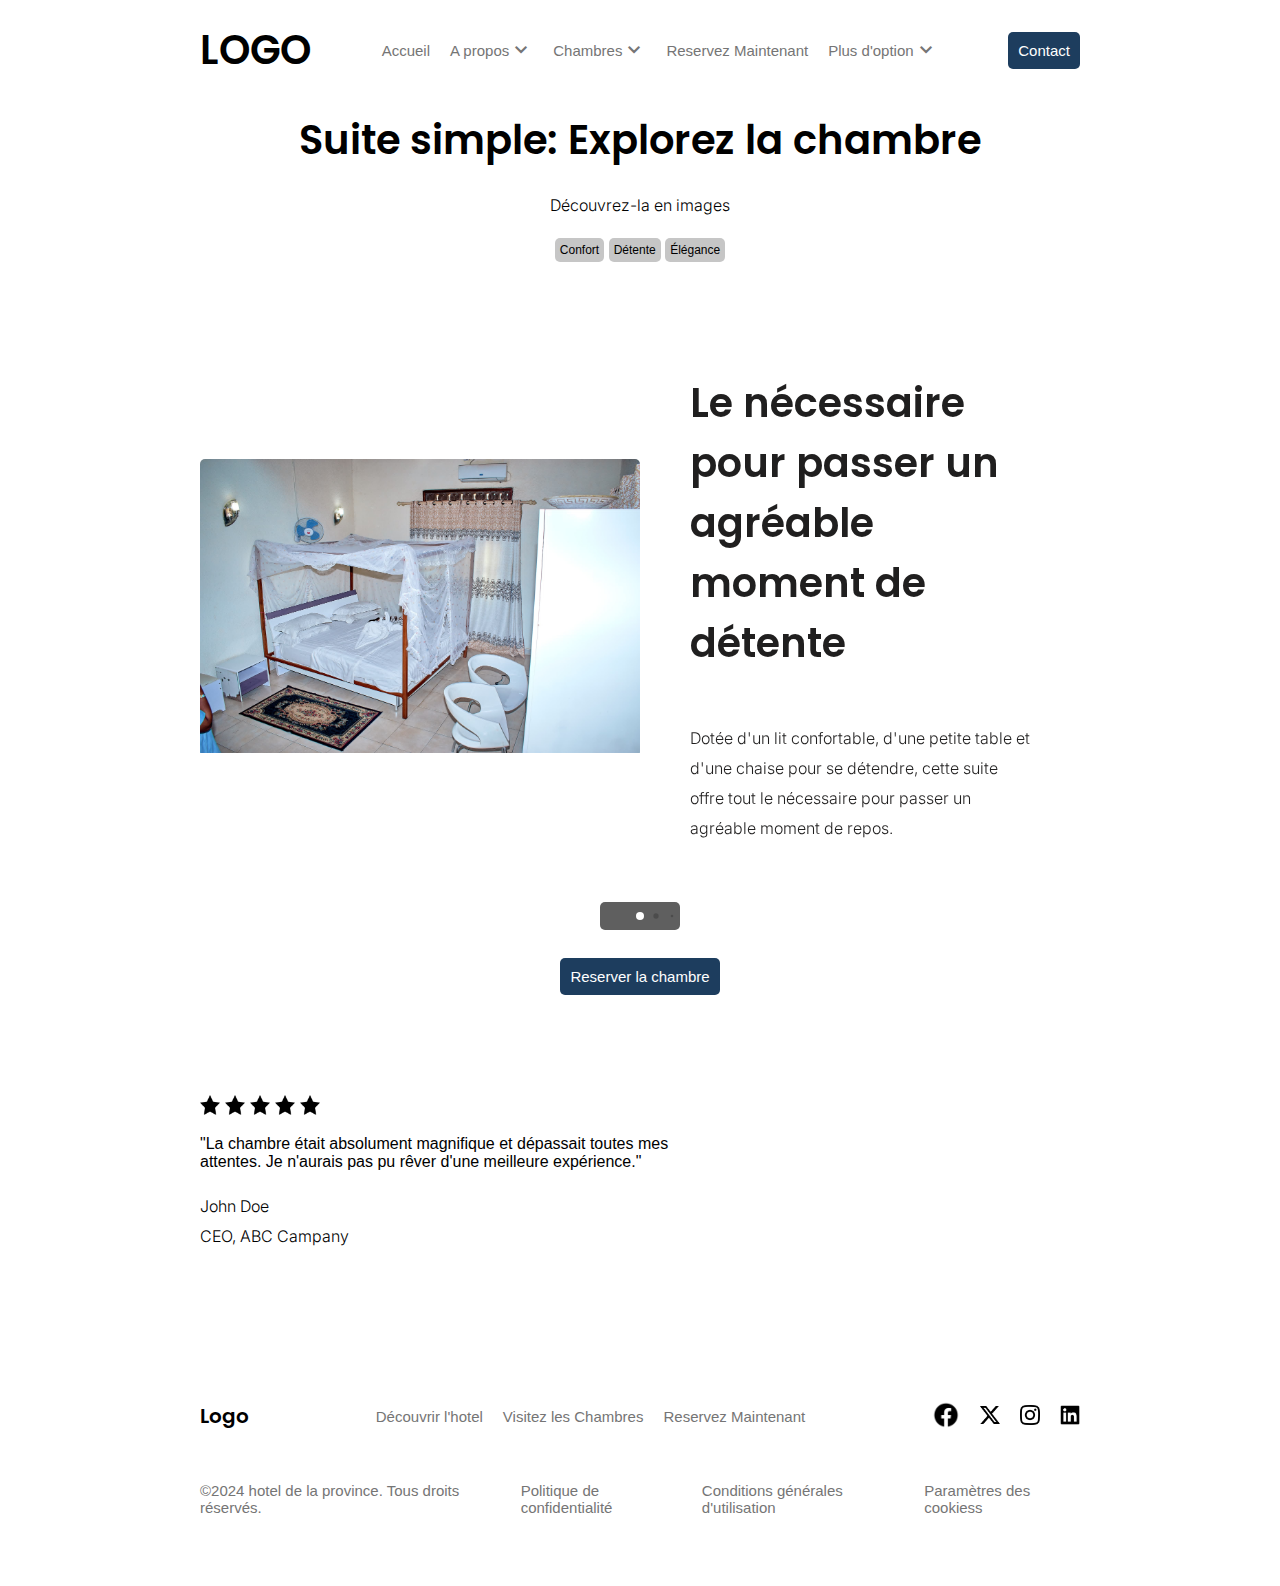
<file: standartSuit.html>
<!DOCTYPE html>
<html lang="fr">

<head>
    <meta charset="UTF-8">
    <meta name="viewport" content="width=device-width, initial-scale=1.0">
    <title>Suite Simple</title>
    <link rel="icon" type="image/png" href="favicon.png">
    <link rel="preconnect" href="https://fonts.googleapis.com">
    <link rel="preconnect" href="https://fonts.gstatic.com" crossorigin>
    <link
        href="https://fonts.googleapis.com/css2?family=Inter:wght@100..900&family=Montserrat:ital,wght@0,100;0,200;0,300;0,400;0,500;0,600;0,700;0,800;0,900;1,100;1,200;1,300;1,400;1,500;1,600;1,700;1,800;1,900&family=Quicksand:wght@300;400;500;600;700&display=swap"
        rel="stylesheet">
    <link
        href="https://fonts.googleapis.com/css2?family=Poppins:ital,wght@0,100;0,200;0,300;0,400;0,500;0,600;0,700;0,800;0,900;1,100;1,200;1,300;1,400;1,500;1,600;1,700;1,800;1,900&display=swap"
        rel="stylesheet">
    <link rel="stylesheet"
        href="https://fonts.googleapis.com/css2?family=Material+Symbols+Outlined:opsz,wght,FILL,GRAD@20..48,100..700,0..1,-50..200" />
    <link rel="stylesheet" href="style/index.css">
    <link rel="stylesheet" href="https://cdn.jsdelivr.net/npm/swiper@11/swiper-bundle.min.css" />
</head>

<body>
    <div class="blur-filter"></div>
    <header>
        <span class="material-symbols-outlined menu">
            menu
        </span>
        <span class="main-header">LOGO</span>
        <div class="menu_banner">
            <img src="images/sasha-kaunas-Fk9d0cxYqC4-unsplash-min.jpg" alt="">
        </div>
        <nav>
            <a href="index.html">Accueil</a>
            <div class="dropdown">
                <div class="dropdown-toggle">
                    <a href="#">A propos</a>
                    <span class="material-symbols-outlined">
                        expand_more
                    </span>
                </div>
                <div class="dropdown-menu">
                    <div class="dropdown-list">
                        <a href="#">Nos Services</a>
                        <a href="about.html">Découvrir l'hotel</a>
                    </div>
                </div>
            </div>
            <div class="dropdown">
                <div class="dropdown-toggle">
                    <a href="#">Chambres</a>
                    <span class="material-symbols-outlined">
                        expand_more
                    </span>
                </div>
                <div class="dropdown-menu">
                    <div class="dropdown-list">
                        <a href="standartSuit.html">Suite Simple</a>
                        <a href="#">Suite Double</a>
                        <a href="#">Suite VIP</a>
                    </div>
                </div>
            </div>
            <a href="reservation.html">Reservez Maintenant</a>
            <div class="dropdown">
                <div class="dropdown-toggle">
                    <a href="#">Plus d'option</a>
                    <span class="material-symbols-outlined">
                        expand_more
                    </span>
                </div>
                <div class="dropdown-menu">
                    <div class="dropdown-list">
                        <a href="about.html#testimony">Témoignages</a>
                        <a href="rooms.html#FAQ">FAQ</a>
                        <a href="rooms.html#pricing">Tarification</a>
                    </div>
                </div>
            </div>
        </nav>
        <a href="#" class="main_btn" id="#contact">Contact</a>
    </header>
    <!-- <section class="room_banner">
        <h1 class="main-header"></h1>
        <p class="text-body">Un espace de détente avec lit, table et chaise.</p>

        <div class="sqarre_image_container">
            <img src="images/WhatsApp Image 2024-06-13 at 08.06.00_baf4da37.jpg" alt="">
        </div>
    </section> -->
    <section class="room-guide">
        <h1 class="main-header">Suite simple: Explorez la chambre</h1>
        <p class="text-body">Découvrez-la en images</p>
        <div class="key_works">
            <span class="high-light-text">Confort</span>
            <span class="high-light-text">Détente</span>
            <span class="high-light-text">Élégance</span>
        </div>
        <div class="swiper room-swiper">
            <div class="swiper-wrapper">
                <div class="swiper-slide">
                    <div class="room-slide">
                        <div class="sqarre_image_container">
                            <img src="./images/WhatsApp Image 2024-06-13 at 08.05.59_f79ee02f.jpg" alt="">
                        </div>
                        <div class="room-image-description">
                            <h1 class="main-header">
                                Le nécessaire pour passer un agréable moment de détente
                            </h1>
                            <p class="text-body">
                                Dotée d'un lit confortable, d'une petite table et d'une chaise pour se détendre, cette
                                suite offre tout le nécessaire pour passer un agréable moment de repos.
                            </p>
                        </div>
                    </div>
                </div>
                <div class="swiper-slide">
                    <div class="room-slide">
                        <div class="sqarre_image_container">
                            <img src="./images/WhatsApp Image 2024-06-13 at 08.06.00_baf4da37.jpg" alt="">
                        </div>
                        <div class="room-image-description">
                            <h1 class="main-header">
                                Bureau compact pour le travail en chambre.
                            </h1>
                            <p class="text-body">
                                Un petit bureau, parfait pour travailler confortablement depuis votre chambre.
                            </p>
                        </div>
                    </div>
                </div>
                <div class="swiper-slide">
                    <div class="room-slide">
                        <div class="sqarre_image_container">
                            <img src="./images/WhatsApp Image 2024-06-13 at 08.05.58_a954f2a3.jpg" alt="">
                        </div>
                        <div class="room-image-description">
                            <h1 class="main-header">
                                Un lit confortable pour une personne, idéal pour un séjour agréable et reposant.
                            </h1>
                            <p class="text-body">
                                Profitez d'un confort inégalé avec notre lit pour une personne, idéal pour garantir un
                                séjour mémorable et reposant.
                            </p>
                        </div>
                    </div>
                </div>
            </div>
            <div class="swiper-pagination pagination"></div>
            <div class="swiper-button-next navigation">Voir plus</div>
            <div class="swiper-button-prev navigation">Precedent</div>
        </div>
        <a href="reservation.html?room=123" class="main_btn">Reserver la chambre</a>
    </section>
    <!-- <section class="room-type-section">
        <div class="room-type-description">
            <h1 class="main-header">Suuite Simple : Le nécessaire pour passer un agréable moment de détente.</h1>
            <p class="text-body">Dotée d'un lit confortable, d'une petite table et d'une chaise pour se détendre, cette
                suite offre tout le nécessaire pour passer un agréable moment de repos. </p>
        </div>
        <div class="sqarre_image_container">
            <img src="images/WhatsApp Image 2024-06-13 at 08.05.59_f79ee02f.jpg" alt="">
        </div>
    </section>
    <section class="benefite-room-section">
        <div class="benefite-room-section-description">
            <p class="text-body">Avantages</p>
            <h1 class="main-header">Les Points Forts de notre Suite Simple.</h1>
            <p class="text-body">Cette suite vous offre un confort exceptionnel avec un lit douillet qui garantit un
                repos optimal. Vous y trouverez également un espace de détente aménagé avec une petite table et une
                chaise, parfaits pour vos moments de relaxation. L'ambiance élégante et raffinée de la suite invite à la
                sérénité et au bien-être, créant un cadre idéal pour votre séjour.</p>
            <a href="#" class="main_btn">Recervez Maintenant</a>
        </div>
        <div class="sqarre_image_container">
        </div>
    </section> -->
    <section class="room-testimony">
        <!-- <div class="sqarre_image_container">
            <img src="images/samantha-gades-fIHozNWfcvs-unsplash-min.jpg" alt="">
        </div> -->
        <div class="testimony">
            <div class="starts">
                <img src="images/start-favorite-svgrepo-com.png" alt="">
                <img src="images/start-favorite-svgrepo-com.png" alt="">
                <img src="images/start-favorite-svgrepo-com.png" alt="">
                <img src="images/start-favorite-svgrepo-com.png" alt="">
                <img src="images/start-favorite-svgrepo-com.png" alt="">
            </div>
            <blockquote class="title-header">"La chambre était absolument magnifique et dépassait toutes mes attentes.
                Je n'aurais pas pu rêver d'une meilleure expérience."</blockquote>
            <div class="client">
                <p class="text-body">John Doe</p>
                <p class="text-body">CEO, ABC Campany</p>
            </div>
        </div>
    </section>
    <footer>
        <div class="footer_nav">
            <h2 class="title_header">Logo</h2>
            <nav>
                <a href="#">Découvrir l'hotel</a>
                <a href="#">Visitez les Chambres</a>
                <a href="#">Reservez Maintenant</a>
            </nav>
            <div class="social_media">
                <a href="#">
                    <img id="facebook-logo" src="images/facebook-svgrepo-com.png" alt="">
                </a>
                <a href="#">
                    <img src="images/X_logo_2023.svg.png" alt="">
                </a>
                <a href="#">
                    <img src="images/instagram-167-svgrepo-com.png" alt="">
                </a>
                <a href="#">
                    <img src="images/linkedin-svgrepo-com.png" alt="">
                </a>
            </div>
        </div>
        <div class="link-site-term">
            <a href="#">©2024 hotel de la province. Tous droits réservés.</a>
            <a href="#">Politique de confidentialité</a>
            <a href="#">Conditions générales d'utilisation</a>
            <a href="#">Paramètres des cookiess</a>
        </div>
    </footer>
    <script src="https://cdn.jsdelivr.net/npm/swiper@11/swiper-bundle.min.js"></script>
    <script src="js/index.js"></script>
    <script>
        const swiper = new Swiper(".swiper", {
            navigation: {
                nextEl: ".swiper-button-next",
                prevEl: ".swiper-button-prev",
            },
            pagination: {
                el: ".swiper-pagination",
                dynamicBullets: true,
            },
            loop: true,
        });
    </script>

</body>

</html>
</file>
<file: style/index.css>
:root {
    --dark-red: #8f0000ff;
    --amber: #ffbf1fff;
    --cerulean: #3e7fa3ff;
    --indigo-dye: #1d3d5eff;
    --hookers-green: #527a6bff;
    --primary-font: 'Inter', sans-serif;
    --title-font: 'Poppins', sans-serif;
    --small-font-size: 12px;
    --primary-font-size: 15px;
    --title-font-size: 20px;
    --header-font-size: 40px;
    --primary-weight: 300;
    --title-weight: 600;
    --white-font: #fff;
    --gray-font: #757575;
    --dark-font: #000;
    --main-icon-font-size: 30px;
    --mobile-header-font-size: 30px
}

* {
    margin: 0;
    padding: 0;
    box-sizing: border-box;
    font-family: sans-serif;
}

body {
    padding: 20px 200px;
    position: relative;
    display: flex;
    flex-direction: column;
    gap: 100px;
}

header {
    display: flex;
    justify-content: space-between;
    align-items: center;
    gap: 20px;
    position: relative;
    z-index: 9999;

}

.main-header {
    font-weight: var(--title-weight);
    font-size: var(--header-font-size);
    font-family: var(--title-font);
}

.title_header {
    font-weight: var(--title-weight);
    font-size: var(--title-font-size);
    font-family: var(--title-font);
}

.text-body {
    font-weight: var(--primary-weight);
    font-family: var(--primary-font);
    line-height: 30px;
}

.light_text,
.light-text {
    color: var(--gray-font);
    font-weight: var(--primary-weight);
    font-family: var(--primary-font);
}

.high-light-text {
    font-size: var(--small-font-size);
    background-color: #c6c6c6;
    padding: 5px;
    border-radius: 5px;
}

header nav {
    display: flex;
    align-items: center;
    gap: 20px;
}

a {
    text-decoration: none;
    color: var(--gray-font);
    font-weight: var(--primary-weight);
    font-size: var(--primary-font-size);
    transition: all 0.5s ease;
}

a:hover {
    color: var(--cerulean);
    text-decoration: underline;
}

.dropdown {
    position: relative;
}

.dropdown-toggle {
    display: flex;
    align-items: center;
}

.dropdown-toggle span {
    transition: all 0.5s ease;
    color: #757575;
}

.dropdown:hover span {
    transform: rotateZ(-90deg);
}

.dropdown-toggle:hover a {
    text-decoration: underline;
    color: var(--cerulean);
}

.dropdown:hover .dropdown-list {
    display: flex;
}

.dropdown-menu {
    position: absolute;
}

.dropdown-list {
    display: none;
    flex-direction: column;
    gap: 10px;
    padding: 10px;
    border: 1px solid #c6c6c6;
    border-radius: 5px;
    transition: all 0.5s ease-in-out;
    background-color: var(--white-font);
    width: max-content;
}

.main_btn,
.secondary_btn {
    background-color: var(--indigo-dye);
    color: #fff;
    padding: 10px;
    border-radius: 5px;
}

.main_btn:hover,
.secondary_btn:hover {
    text-decoration: none;
}

.main_btn:hover {
    color: var(--white-font) !important;
}

.secondary_btn:hover {
    color: var(--indigo-dye) !important;
}

.secondary_btn {
    border: 1px solid rgb(51, 105, 158);
    color: var(--indigo-dye);
    background: none;
}

.light_btn {
    background-color: var(--cerulean);
}

.menu {
    font-size: var(--main-icon-font-size);
    padding: 10px;
    border-radius: 5px;
    cursor: pointer;
    transition: all 0.5s ease-out;
    display: none;
}

.menu:hover {
    background-color: var(--indigo-dye);
    color: var(--white-font);
}

.menu_banner {
    display: none;
}

.banner {
    display: flex;
    align-items: center;
    justify-content: space-between;
    background-image: url(../images/qui-nguyen-giL2fHNr3Lc-unsplash-min.jpg);
    width: 100%;
    height: 80vh;
    background-size: cover;
    background-position-y: -150px;
    background-attachment: fixed;
    background-repeat: no-repeat;
    background-position: center;
    position: relative;
    border-radius: 5px;
    overflow: hidden;
    padding: 50px;
    margin-top: -80px;
}

.banner_description,
.feature-description,
.location-description {
    display: flex;
    flex-direction: column;
    gap: 20px;
    position: relative;
    z-index: 1;
}

.banner_description {
    width: 70%;
    margin: auto;
}

.light-filter {
    position: absolute;
    top: 0;
    left: 0;
    width: 100%;
    height: 100%;
    background-color: #0000009f;
}

.call_to_action {
    display: flex;
    align-items: center;
    gap: 20px;
}

.banner .call_to_action {
    margin: auto;
}

.banner .main-header,
.banner .text-body {
    margin: auto;
    text-align: center;
}

.banner .main-header,
.banner .text-body,
.banner .call_to_action a {
    color: var(--white-font);
    border-color: var(--white-font);
}

.feature-section .sqarre_image_container,
.location-section .sqarre_image_container,
.statistic-section .sqarre_image_container {
    width: 500px;
    height: 500px;
    border-radius: 5px;
    overflow: hidden;
    flex-grow: 1;
    background-image: url(../images/hotel2.jpg);
    background-size: cover;
    background-repeat: no-repeat;
    /* background-attachment: fixed; */
    background-position: center;
}

.statistic-section .sqarre_image_container {
    background-image: url(../images/samantha-gades-fIHozNWfcvs-unsplash-min.jpg);
}

/* .sqarre_image_container img{
    width: 100%;
    height: 100%;
    object-fit: cover;
} */
.feature-section,
.location-section,
.statistic-section {
    display: flex;
    justify-content: space-between;
    align-items: center;
    flex-wrap: wrap;
    gap: 20px;
}

.galery-section {
    text-align: center;
    display: flex;
    flex-direction: column;
    align-items: center;
    gap: 50px;
}

.galery {
    display: flex;
    flex-wrap: wrap;
    justify-content: center;
    align-items: center;
    gap: 50px;
}

.galery .item {
    width: 30%;
    min-width: 200px;
    aspect-ratio: 3 / 3;
    border-radius: 5px;
    overflow: hidden;
    flex-grow: 1;
}

.galery .item img {
    width: 100%;
    height: 100%;
    object-fit: cover;
}

.feature-description,
.location-description,
.statistic {
    width: 50%;
    flex-grow: 1;
}

.statistic {
    display: flex;
    flex-direction: column;
    gap: 20px;
}

.statistic-items {
    display: flex;
    align-items: stretch;
    flex-wrap: wrap;
    gap: 20px;
}

.statistic-items .item {
    width: 300px;
}

.service-section {
    text-align: center;
    display: flex;
    flex-direction: column;
    gap: 20px;
    align-items: center;
}

.service-section .main-header {
    width: 70%;
}

.service-section>.text-body {
    width: 70%;
}

.services {
    display: flex;
    gap: 20px;
    flex-wrap: wrap;
    justify-content: space-between;
    margin-top: 50px;
}

.services .item {
    flex-basis: 30%;
    min-width: 350px;
    display: flex;
    flex-direction: column;
    gap: 20px;
    align-items: center;
}

.services .item .sqarre_image_container {
    width: 100%;
    aspect-ratio: 1;
    border-radius: 10px;
    overflow: hidden;
}

.services img {
    width: 100%;
    height: 100%;
    object-fit: cover;
}

.contact {
    display: flex;
    flex-direction: column;
}

.contact-detail {
    display: flex;
    margin-top: 50px;
    gap: 200px;
}

.contact-detail {
    display: flex;
}

.contact-detail img {
    width: 35px;
}

.contact-list {
    display: flex;
    flex-direction: column;
    gap: 50px;
}

.contact-list .item {
    display: flex;
    flex-direction: column;
    gap: 20px;
}

.contact .sqarre_image_container {
    flex-basis: 50%;
    background-image: url(../images/hotel3.jpg);
    flex-grow: 1;
    border-radius: 5px;
    /* background-attachment: fixed; */
    background-size: cover;
    filter: saturate(130%);
}

.location-section .sqarre_image_container iframe {
    width: 100%;
    height: 100%;
}

.team-section {
    display: flex;
    flex-direction: column;
    gap: 50px;
}

.team {
    display: flex;
    align-items: stretch;
    flex-wrap: wrap;
    gap: 50px;
}

.team .item {
    display: flex;
    flex-direction: column;
    gap: 20px;
    flex-basis: 30%;
    min-width: 200px;
    flex-grow: 1;
}

.team .item .sqarre_image_container {
    width: 100%;
    aspect-ratio: 3/3;
    overflow: hidden;
    border-radius: 5px;
}

.team .item .sqarre_image_container img {
    width: 100%;
    height: 100%;
    object-fit: cover;
}

.team .item .social_media {
    display: flex;
    align-items: center;
    gap: 20px;
}

.team .item .social_media img {
    width: 20px;
}

footer {
    padding: 50px 0px;
    display: flex;
    flex-direction: column;
    gap: 50px;
}

footer img {
    width: 20px;
}

.footer_nav {
    display: flex;
    justify-content: space-between;
    gap: 20px;
}

.footer_nav nav {
    display: flex;
    align-items: center;
    gap: 20px;
}

.footer_nav .social_media {
    display: flex;
    align-items: center;
    gap: 20px;
}

.link-site-term {
    display: flex;
    align-items: center;
    justify-content: center;
    gap: 20px;
}

.about_banner {
    text-align: center;
    display: flex;
    flex-direction: column;
    align-items: center;
    gap: 20px;
}

.about_banner .text-body {
    width: 70%;
}

.about .sqarre_image_container {
    background-image: url(../images/hotel4.jpg);
    background-position: center;
}

.testimony-section {
    display: flex;
    flex-direction: column;
    gap: 50px;
}

.testimony-section img {
    width: 20px;
}

.testimony {
    display: flex;
    align-items: stretch;
    gap: 50px;
    justify-content: space-between;
    flex-wrap: wrap;
}

.testimony .item {
    flex-basis: 30%;
    display: flex;
    flex-direction: column;
    gap: 20px;
    flex-grow: 1;
    min-width: 200px
}

.rooms {
    background-image: url(../images/roberto-nickson-emqnSQwQQDo-unsplash-min.jpg);
}

.room-section {
    display: flex;
    flex-direction: column;
    gap: 50px;
    align-items: center;
}

.room-list {
    display: flex;
    justify-content: space-between;
    flex-wrap: wrap;
    gap: 20px;
    align-items: stretch;
}

.room-list .item {
    display: flex;
    flex-direction: column;
    gap: 20px;
    flex-basis: 30%;
    min-width: 200px;
    flex-grow: 1;
}

.item {
    justify-content: space-between;
}

.room-list .item .text-body {
    margin-bottom: auto;
}


.room-list .item .sqarre_image_container {
    width: 100%;
    aspect-ratio: 3/3;
    overflow: hidden;
    border-radius: 5px;
}

.room-list .item .sqarre_image_container img {
    width: 100%;
    height: 100%;
    object-fit: cover;
}

.room-list .item .secondary_btn {
    text-align: center;
    color: var(--dark-font);
    border-color: var(--dark-font);
}

.advantage-section {
    display: flex;
    flex-direction: column;
    gap: 50px;
}

.advantage-description {
    display: flex;
    align-items: flex-start;
    justify-content: space-between;
    flex-wrap: wrap;
    gap: 20px;
}

.advantage-description>p {
    flex-basis: 40%;
    flex-grow: 1;
    min-width: 300px;
}

.advantage-header {
    flex-basis: 40%;
    flex-grow: 1;
    display: flex;
    flex-direction: column;
    gap: 20px;
}

.advantage-section .sqarre_image_container {
    width: 100%;
    aspect-ratio: 7/3;
    border-radius: 5px;
    overflow: hidden;
}

.advantage-section .sqarre_image_container img {
    width: 100%;
    height: 100%;
    object-fit: cover;
}

.pricing-section {
    display: flex;
    flex-direction: column;
    align-items: center;
    gap: 20px;
}

.pricing {
    display: flex;
    align-items: stretch;
    justify-content: center;
    gap: 50px;
    flex-wrap: wrap;
    width: 100%;
}

.pricing .item {
    display: flex;
    flex-direction: column;
    gap: 20px;
    flex-basis: 30%;
    padding: 30px;
    border: 1px solid var(--dark-font);
    flex-grow: 1;
    min-width: 250px;
}

.pricing .item ul {
    display: flex;
    flex-direction: column;
    gap: 20px;
}

.pricing .item .main_btn {
    text-align: center;
    margin-top: auto;
}

.FAQ-section {
    display: flex;
    flex-direction: column;
    gap: 20px;
}

.FAQ {
    display: flex;
    flex-direction: column;
    gap: 20px;
}

.FAQ .item {
    display: flex;
    flex-direction: column;
    gap: 20px;
    border: 1px solid var(--dark-font);
    padding: 20px;
    border-radius: 5px;
}

.galery-section .i {
    gap: 20px;
}

.new-question {
    display: flex;
    flex-direction: column;
    gap: 20px;
}

.new-question .secondary_btn {
    width: fit-content;
    border-color: var(--dark-font);
    color: var(--dark-font);
}

.room_banner {
    display: flex;
    flex-direction: column;
    gap: 20px;
    align-items: center;
    margin-top: -80px;
}

.room_banner .sqarre_image_container,
.room-type-section .sqarre_image_container {
    width: 100%;
    aspect-ratio: 3/1.2;
    border-radius: 5px;
    overflow: hidden;
}

.room_banner .sqarre_image_container img,
.room-type-section .sqarre_image_container img {
    width: 100%;
    height: 100%;
    object-fit: cover;
}

.room-type-section {
    display: flex;
    flex-direction: column;
    gap: 50px;
    flex-wrap: wrap;
}

.room-type-description {
    display: flex;
    gap: 50px;
    justify-content: space-between;
    flex-wrap: wrap;
}

.room-type-description .main-header {
    flex-basis: 40%;
    min-width: 300px;
    flex-grow: 1;
}

.room-type-description .text-body {
    flex-basis: 40%;
    flex-grow: 1;
}

.benefite-room-section {
    display: flex;
    align-items: center;
    gap: 20px;
    flex-wrap: wrap;
}

.benefite-room-section-description {
    flex-basis: 50%;
    display: flex;
    flex-direction: column;
    gap: 20px;
    flex-grow: 1;
}

.benefite-room-section .sqarre_image_container {
    width: 500px;
    aspect-ratio: 1;
    flex-grow: 1;
    background-image: url(../images/WhatsApp\ Image\ 2024-06-13\ at\ 08.06.00_f0e7f37d.jpg);
    /* background-attachment: fixed; */
    background-repeat: no-repeat;
    border-radius: 5px;
    background-size: cover;
    background-position: center;
}

.benefite-room-section .main_btn {
    width: fit-content;
}

.room-testimony {
    display: flex;
    align-items: center;
    gap: 20px;
    flex-wrap: wrap-reverse;
}

.room-testimony .sqarre_image_container {
    width: 500px;
    aspect-ratio: 1;
    flex-grow: 1;
    overflow: hidden;
    border-radius: 5px;
}

.room-testimony .sqarre_image_container img {
    width: 100%;
    height: 100%;
    object-fit: cover;
}

.room-testimony .testimony {
    display: flex;
    flex-direction: column;
    flex-basis: 60%;
    gap: 20px;
}

.testimony .starts {
    display: flex;
    align-items: center;
    gap: 5px;
}

.testimony .starts img {
    width: 20px;
}

.Reservation {
    display: flex;
    flex-direction: column;
    align-items: center;
    gap: 10px;
    margin-top: -80px;
}

.Reservation>h1,
.Reservation>p {
    text-align: center;
}

.Reservation form {
    width: 100%;
    max-width: 530px;
    display: flex;
    flex-direction: column;
    gap: 20px;
}

.Reservation .step-line {
    display: flex;
    justify-content: space-between;
    position: relative;
    width: 300px;
    flex-grow: 1;
}

.Reservation .step {
    border: 1px solid var(--dark-font);
    width: 30px;
    height: 30px;
    border-radius: 100%;
    display: flex;
    align-items: center;
    justify-content: center;
    background-color: var(--white-font);
    position: relative;
    z-index: 1;
}

.Reservation .step-line hr {
    position: absolute;
    width: 100%;
    left: 0;
    top: 50%;
    transform: translateY(-50%);
    border: 1px solid var(--dark-font);
}

.step-form {
    display: none;
    flex-direction: column;
    align-items: start;
    width: 100%;
    align-items: center;
    gap: 10px;
}

.error-message {
    color: var(--dark-red);
}

.step-form input,
.step-form textarea,
.step-form select {
    padding: 5px 10px;
    width: 100%;
    border-radius: 5px;
    border: 1px solid var(--gray-font);
}

.group_field {
    display: flex;
    flex-direction: column;
    gap: 10px;
    width: 100%;
}

.field {
    width: 100%;
    flex-direction: column;
}

.field div {
    display: flex;
    gap: 20px;
}

.field div select {
    padding: 5px 10px;
}

.sub_group_field {
    display: flex;
    flex-direction: column;
    gap: 10px;
}

.sub_group_field .field {
    width: 100%;
}

.step-form textarea {
    height: 100px;
}

.Reservation button {
    padding: 10px;
    width: 100%;
    background-color: var(--dark-font);
    color: var(--white-font);
    border-radius: 5px;
    border: none;
    cursor: pointer;
}

.price_preview {
    width: 100%;
    display: flex;
    flex-direction: column;
    gap: 20px;
}

.details {
    width: 100%;
    display: flex;
    flex-direction: column;
    gap: 10px
}

.price_preview .details .item {
    display: flex;
    justify-content: space-between;
}

form .back-button {
    color: var(--dark-font);
    background: none;
    border: 1px solid var(--dark-font);
}

#step1 {
    background-color: var(--dark-font);
    color: var(--white-font);
}

@media(max-width: 1276px) {
    body {
        padding: 20px 100px;
    }
}

@media(max-width: 1076px) {
    body {
        padding: 20px;
    }

    .room-swiper .navigation {
        display: none !important;
    }

    .room-swiper {
        aspect-ratio: 0.4375 !important;
        height: max-content;
    }

    .room-swiper .main-header {
        font-size: x-large;
    }

    .room-slide {
        flex-direction: column;
    }

    .room-slide .sqarre_image_container,
    .room-slide .room-image-description {
        width: 100% !important;
        height: 50% !important;
    }

    header .main-header {
        margin-right: auto;
    }

    header nav {
        display: none;
    }

    header .main_btn {
        display: none;
    }

    .menu {
        display: flex;
    }

    .mobile_v {
        flex-direction: column;
        background-color: var(--indigo-dye);
        align-items: start;
        width: 100%;
        border-radius: 5px;
        overflow: hidden;
        padding: 20px;
        z-index: 2;
        position: relative;
    }

    .mobile_v nav {
        display: flex;
        flex-direction: column;
    }

    .mobile_v .menu {
        color: var(--white-font);
        position: absolute;
    }

    .mobile_v .main-header {
        display: none;
    }

    .mobile_v .menu_banner {
        display: flex;
        width: 100%;
        height: 200px;
        border-radius: 5px;
        overflow: hidden;
    }

    .menu_banner img {
        width: 100%;
        height: 100%;
        object-fit: cover;
    }

    .mobile_v nav {
        align-items: flex-start;
    }

    .mobile_v a {
        color: var(--white-font);
    }

    a:hover {
        text-decoration: none;
    }

    .dropdown-toggle {
        display: none;
    }

    .dropdown-list {
        display: flex;
        border: none;
        padding: 0;
        gap: 20px;
        background: none;
    }

    .dropdown-menu {
        position: inherit;
    }

    .mobile_v .main_btn {
        display: flex;
        padding: 0;
    }

    .main-header {
        font-size: var(--mobile-header-font-size);
    }

    .banner {
        height: max-content;
    }

    .banner_description {
        width: 100%;
        align-items: center;
        text-align: center;
    }

    .sqarre_image_container {
        background-position-y: 0px;
    }

    .footer_nav {
        flex-direction: column;
        align-items: center;
    }

    .footer_nav nav {
        flex-direction: column;
    }

    .link-site-term {
        flex-direction: column;
        align-items: center;
    }

    .advantage-section .sqarre_image_container {
        aspect-ratio: 3/3;
    }

    .room-type-section .sqarre_image_container,
    .room_banner .sqarre_image_container {
        aspect-ratio: 1;
    }

    .benefite-room-section .main_btn {
        width: 100%;
        text-align: center;
    }

    .services {
        justify-content: center;
    }
}

.hidden {
    display: none;
}

.blur-filter {
    position: fixed;
    top: 0;
    left: 0;
    width: 100%;
    height: 100vh;
    backdrop-filter: blur(4px);
    display: none;
    z-index: 2;
}

#facebook-logo {
    width: 28px;
}

.room-guide {
    display: flex;
    flex-direction: column;
    gap: 20px;
    align-items: center;
    margin-top: -70px;
}

.room-guide>h1,
.room-guide>p {
    text-align: center;
}

.room-swiper {
    width: 100%;
    height: fit-content;
    border-radius: 10px;
}

.room-swiper .swiper-wrapper {
    height: 100%;
    width: 100%;
    display: flex;
    align-items: center;
}

.room-slide {
    display: flex;
    align-items: center;
    height: 100%;
    width: 100%;
}

.room-swiper:hover .navigation {
    display: flex !important;
}

.room-slide .sqarre_image_container {
    width: 50%;
    height: 100% !important;
    overflow: hidden;
    border-radius: 5px;
}

.room-image-description {
    width: 50%;
    padding: 50px;
    height: 100%;
    color: #201f1f;
    display: flex;
    flex-direction: column;
    gap: 50px;/
}

.room-slide .sqarre_image_container img {
    width: 100%;
    height: 100%;
    object-fit: cover;
}

.navigation {
    background-color: #5f5f5f;
    padding: 10px !important;
    color: #fff !important;
    width: max-content !important;
    height: 50px !important;
    border-radius: 5px;
    display: none !important;
}

.pagination {
    background-color: #5f5f5f;
    padding: 10px !important;
    --swiper-theme-color: #fff !important;
    border-radius: 5px;

}

.navigation::after {
    display: none !important;
}

.hidden-form {
    display: none;
}
</file>
